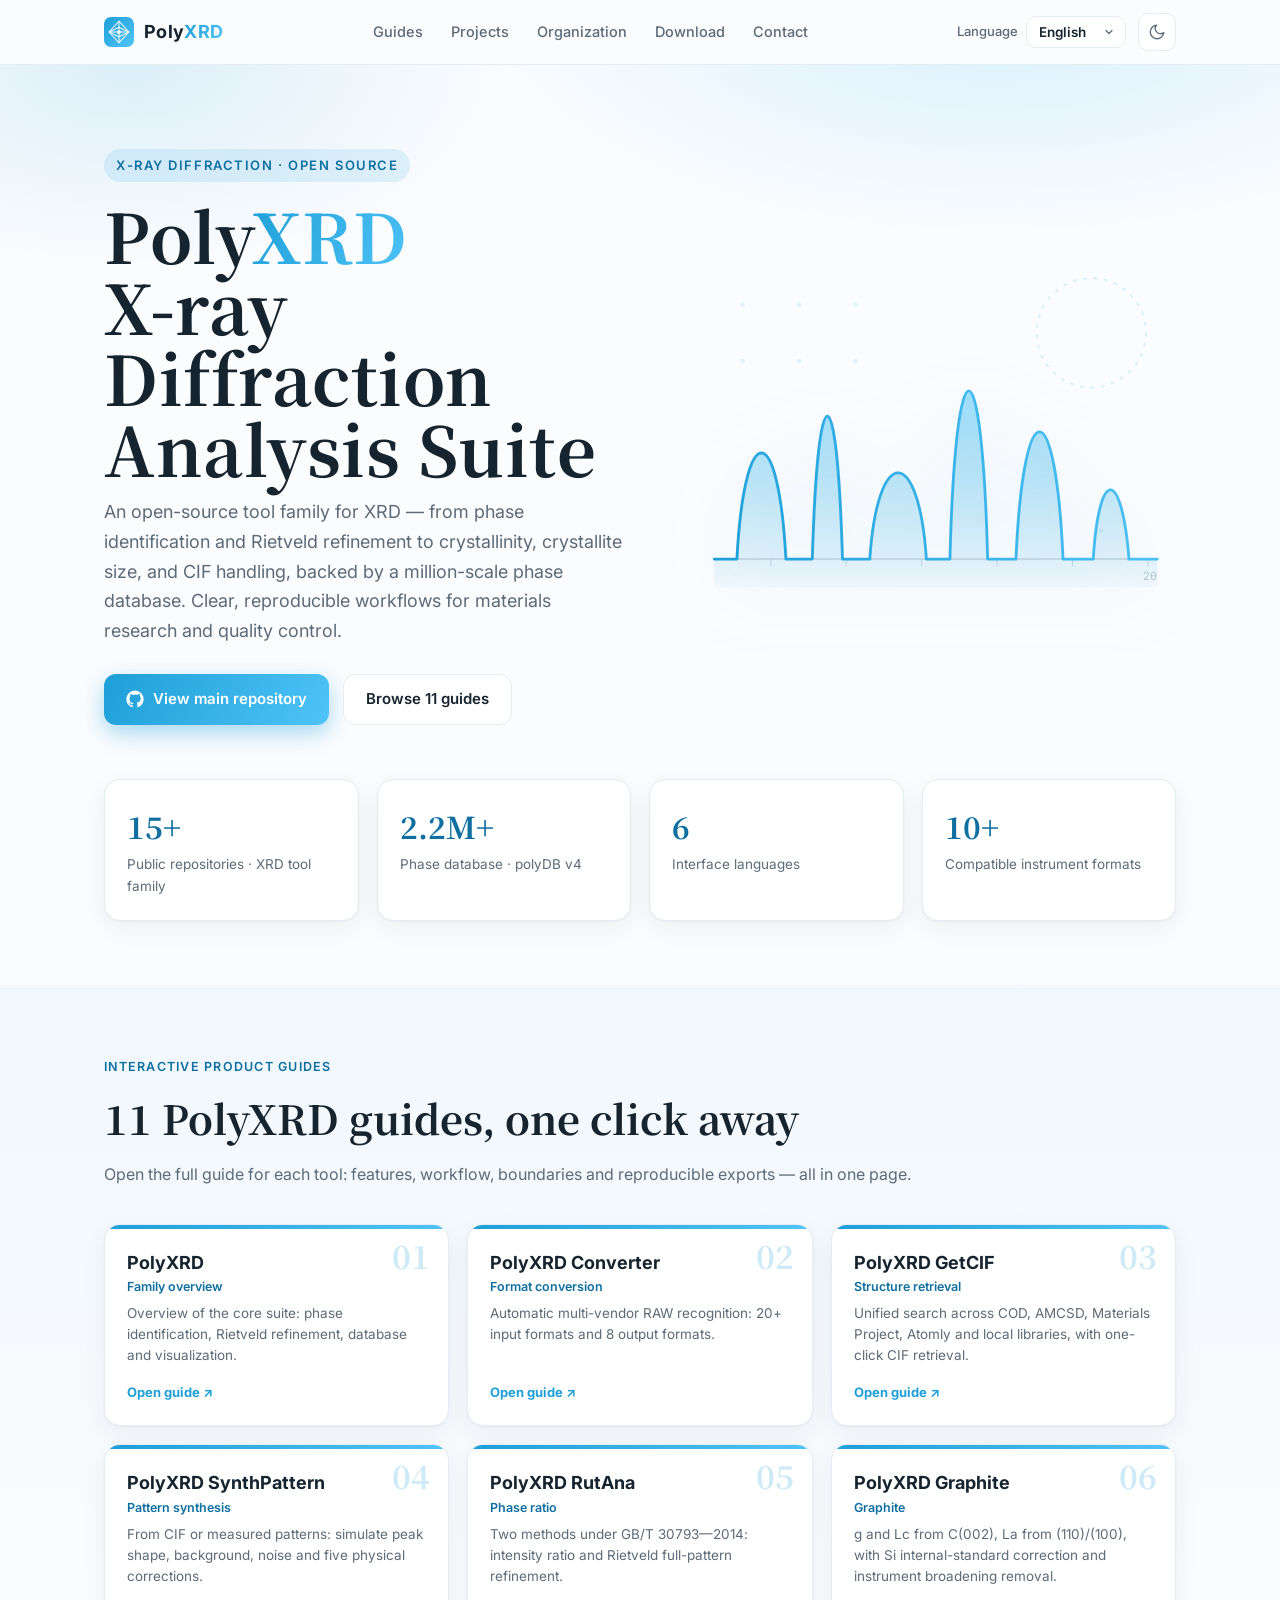
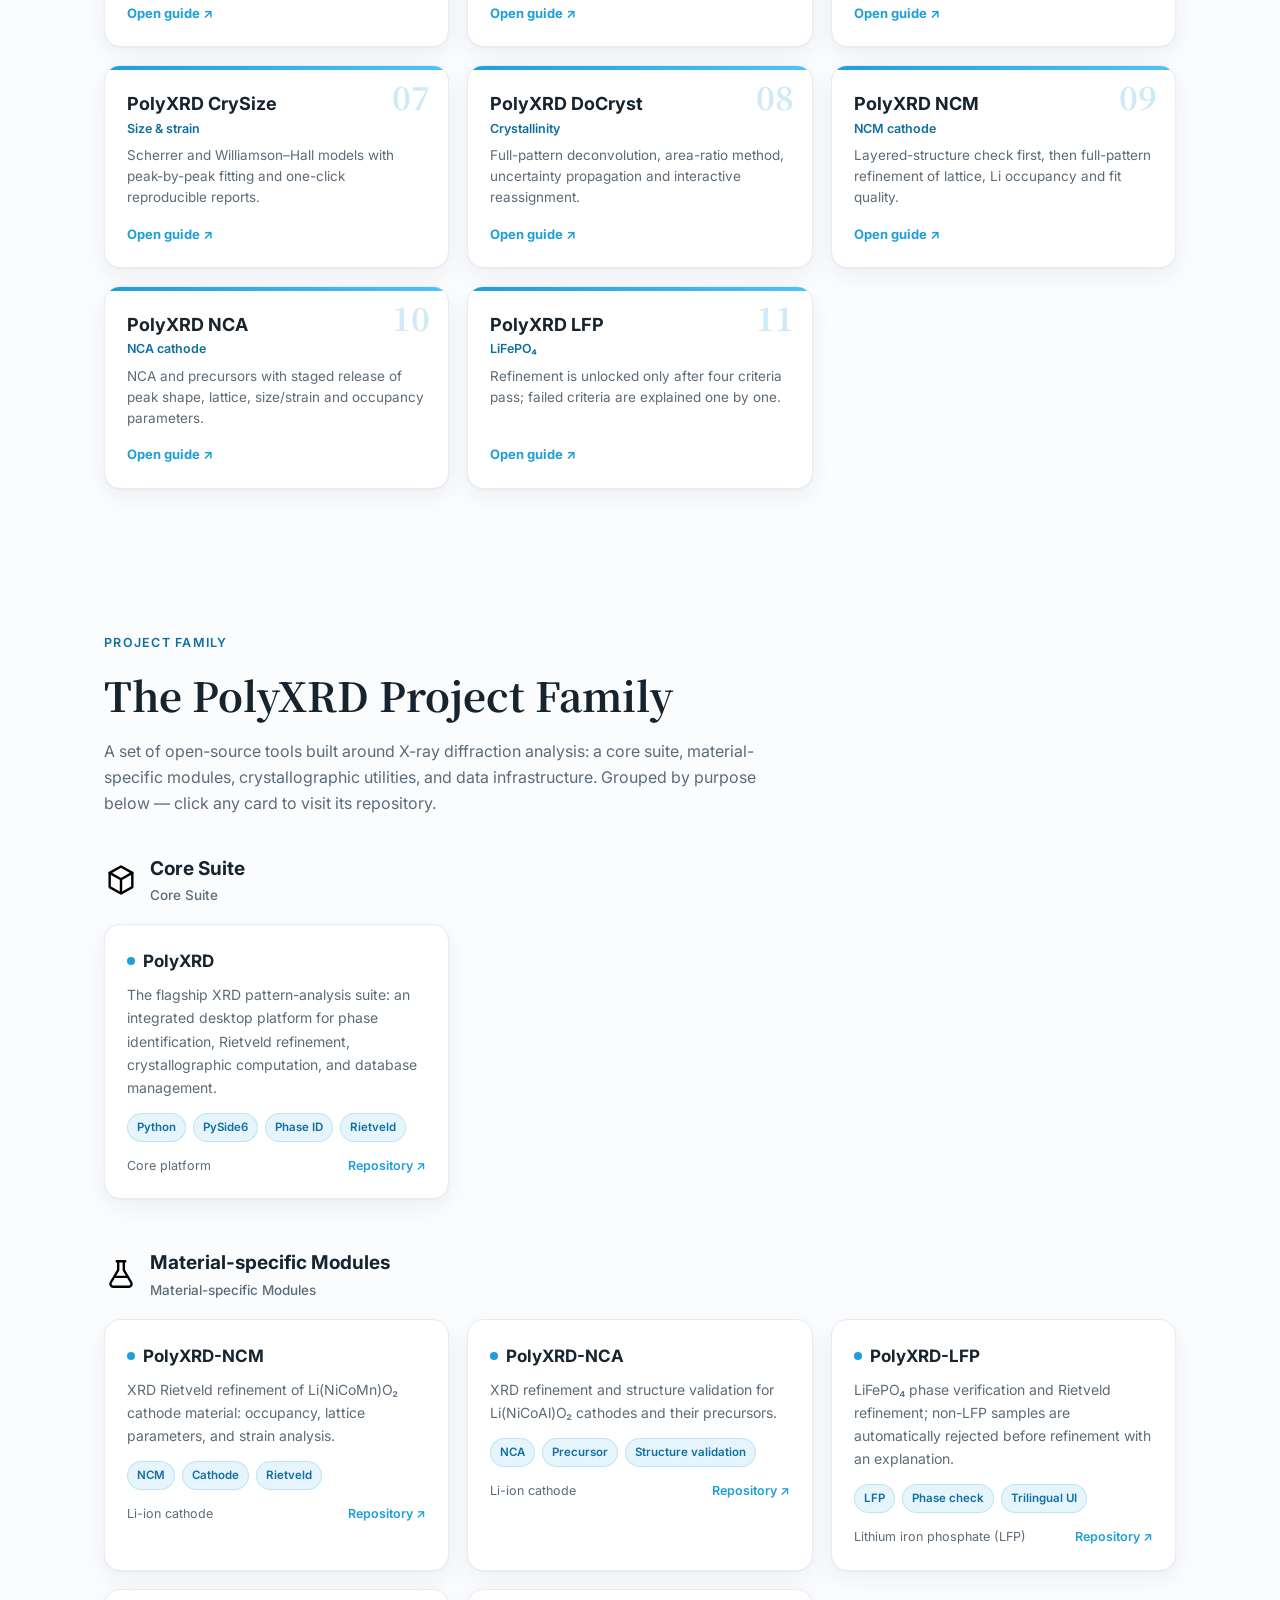
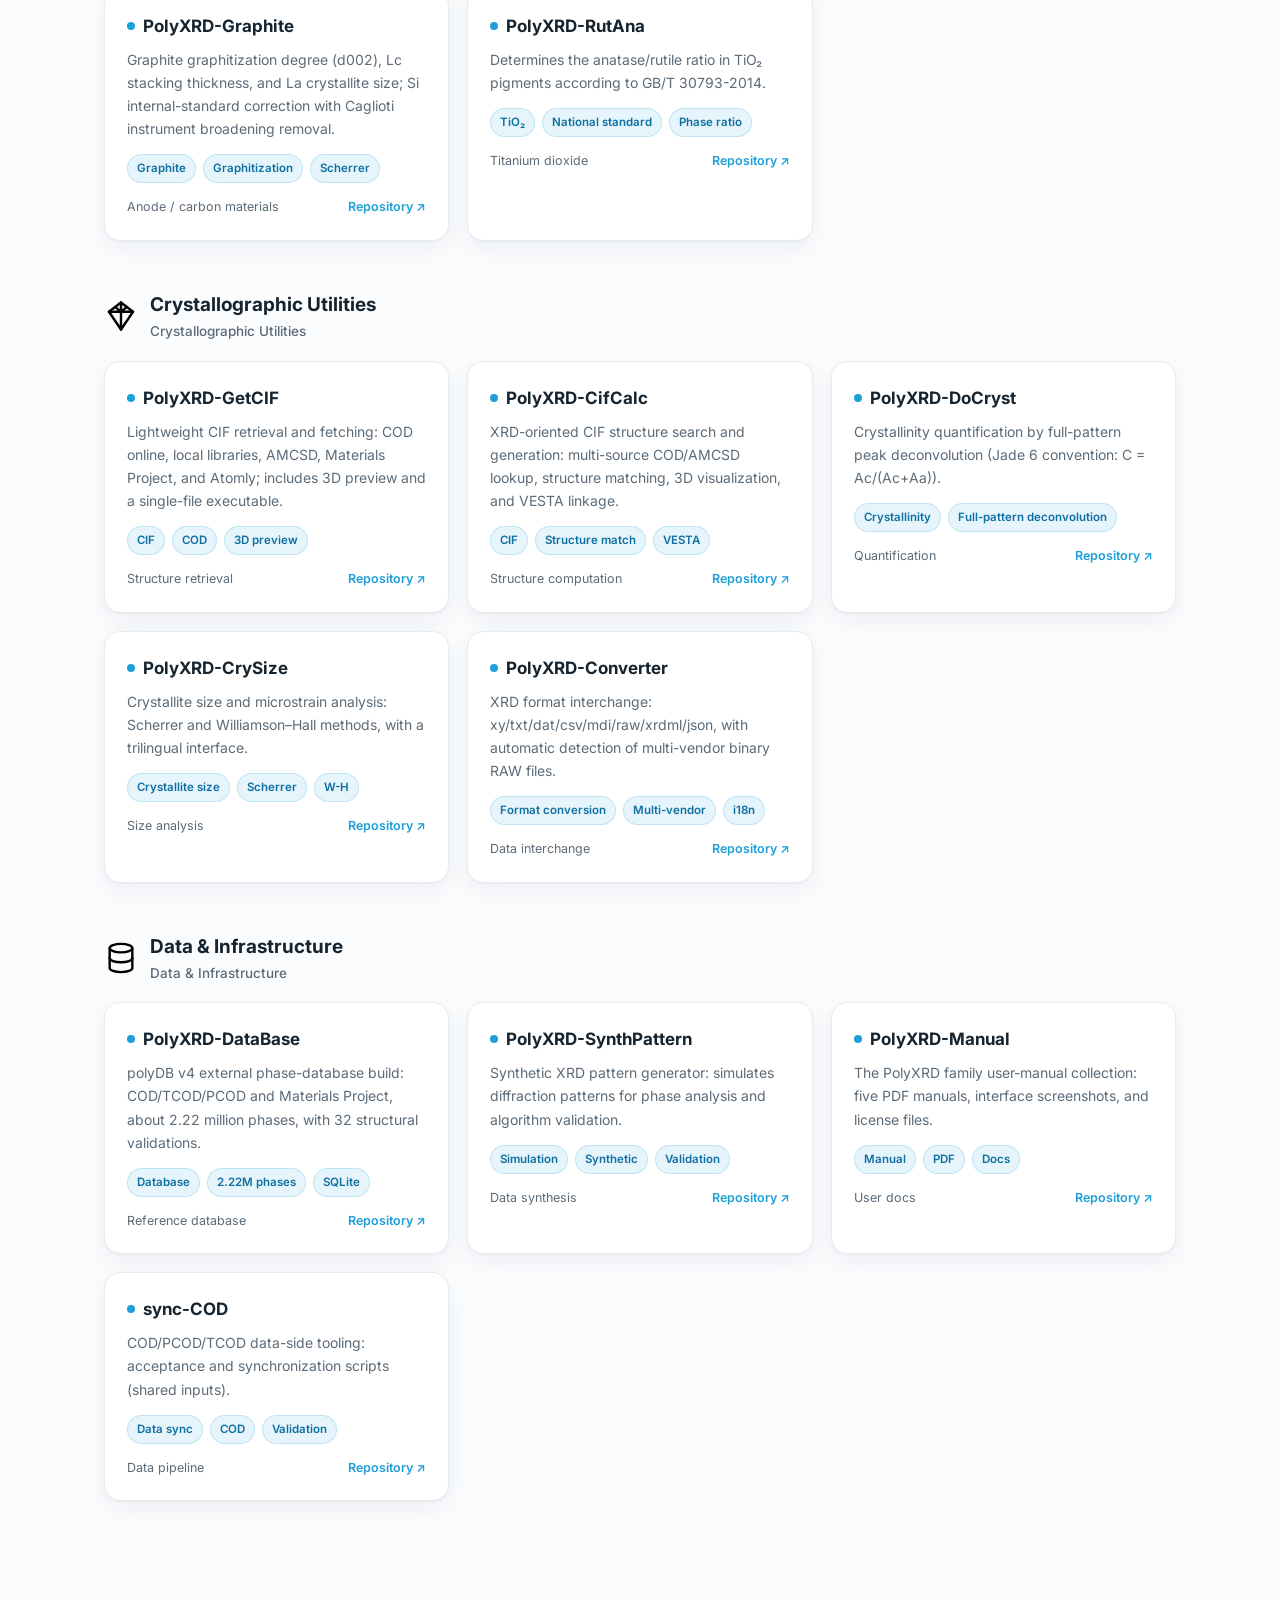
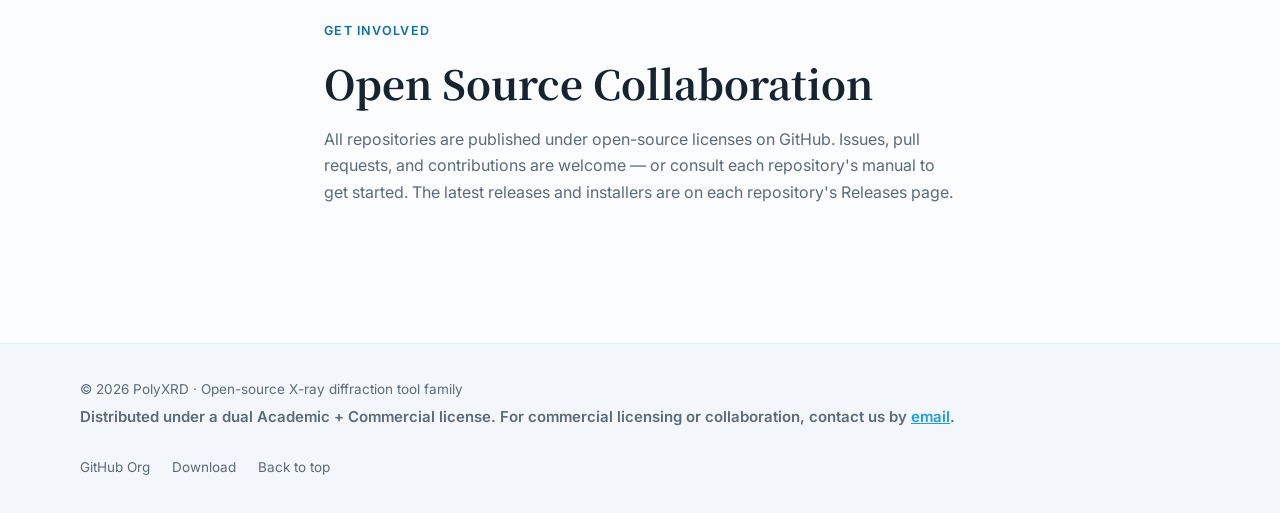
<file: index.html>
<!DOCTYPE html>
<html lang="en">
<head>
<meta charset="utf-8">
<meta name="viewport" content="width=device-width, initial-scale=1">
<title data-i18n="meta_title">PolyXRD — X-ray Diffraction Analysis Suite</title>
<meta name="description" data-i18n-attr="content:meta_desc" content="PolyXRD is an open-source family of tools for X-ray diffraction (XRD): phase identification, Rietveld refinement, crystallinity, crystallite size, and CIF handling, backed by a million-scale phase database.">
<link rel="icon" href="assets/img/logo.svg">
<link rel="preconnect" href="https://fonts.googleapis.com">
<link rel="preconnect" href="https://fonts.gstatic.com" crossorigin>
<link href="https://fonts.googleapis.com/css2?family=Inter:wght@400;500;600;700&family=Noto+Serif+SC:wght@600;700&family=Noto+Sans+SC:wght@400;500;700&family=Noto+Sans+JP:wght@400;500;700&family=Noto+Sans+Arabic:wght@400;500;700&display=swap" rel="stylesheet">
<link rel="stylesheet" href="assets/css/style.css">
</head>
<body>
<header class="site-header">
  <div class="wrap nav">
    <a class="brand" href="#top">
      <img src="assets/img/logo.svg" alt="PolyXRD logo">
      <span>Poly<b>XRD</b></span>
    </a>
    <nav class="nav-links">
      <a href="#guides" data-i18n="nav_guides">产品指南 / Guides</a>
      <a href="#projects" data-i18n="nav_projects">Projects</a>
      <a href="https://github.com/PolyXRD" target="_blank" rel="noopener" data-i18n="nav_org">Organization</a>
      <a href="https://github.com/PolyXRD/PolyXRD/releases" target="_blank" rel="noopener" data-i18n="nav_download">Download</a>
      <a href="#contact" data-i18n="nav_contact">Contact</a>
    </nav>
    <div class="header-tools">
      <label class="lang-switch">
        <span class="lang-label" data-i18n="lang_label">Language</span>
        <select id="langSelect" aria-label="Language">
          <option value="en">English</option>
          <option value="zh">中文</option>
          <option value="ja">日本語</option>
          <option value="de">Deutsch</option>
          <option value="fr">Français</option>
          <option value="ar">العربية</option>
        </select>
      </label>
      <button class="theme-btn" id="themeToggle" aria-label="Toggle theme">
        <svg id="iconMoon" viewBox="0 0 24 24" fill="none" stroke="currentColor" stroke-width="1.8" stroke-linecap="round" stroke-linejoin="round"><path d="M21 12.8A9 9 0 1 1 11.2 3a7 7 0 0 0 9.8 9.8z"/></svg>
      </button>
    </div>
  </div>
</header>

<main id="top">
  <section class="hero">
    <div class="wrap hero-grid">
      <div class="hero-text reveal">
        <span class="eyebrow" data-i18n="hero_eyebrow">X-Ray Diffraction · Open Source</span>
        <h1 data-i18n-html="hero_title">Poly<b class="accent">XRD</b><br>X-ray Diffraction Analysis Suite</h1>
        <p class="lead" data-i18n="hero_lead">An open-source tool family for XRD — from phase identification and Rietveld refinement to crystallinity, crystallite size, and CIF handling, backed by a million-scale phase database. Clear, reproducible workflows for materials research and quality control.</p>
        <div class="hero-actions">
          <a class="btn btn-primary" href="https://github.com/PolyXRD/PolyXRD" target="_blank" rel="noopener">
            <svg viewBox="0 0 24 24" width="18" height="18" fill="currentColor"><path d="M12 .5A11.5 11.5 0 0 0 .5 12 11.5 11.5 0 0 0 8.4 23c.6.1.8-.3.8-.6v-2c-3.2.7-3.9-1.4-3.9-1.4-.5-1.3-1.3-1.7-1.3-1.7-1-.7.1-.7.1-.7 1.2.1 1.8 1.2 1.8 1.2 1 1.8 2.7 1.3 3.4 1 .1-.8.4-1.3.7-1.6-2.6-.3-5.3-1.3-5.3-5.7 0-1.3.5-2.3 1.2-3.1-.1-.3-.5-1.5.1-3.1 0 0 1-.3 3.3 1.2a11.5 11.5 0 0 1 6 0C17.3 4.6 18.3 4.9 18.3 4.9c.6 1.6.2 2.8.1 3.1.8.8 1.2 1.8 1.2 3.1 0 4.4-2.7 5.4-5.3 5.7.4.4.8 1.1.8 2.2v3.3c0 .3.2.7.8.6A11.5 11.5 0 0 0 23.5 12 11.5 11.5 0 0 0 12 .5z"/></svg>
            <span data-i18n="btn_main">View main repository</span>
          </a>
          <a class="btn btn-ghost" href="#guides" data-i18n="btn_guides">浏览 11 个产品指南 / Browse 11 guides</a>
        </div>
      </div>
      <div class="hero-art reveal">
        <svg viewBox="0 0 520 400" xmlns="http://www.w3.org/2000/svg" role="img" aria-label="XRD diffraction pattern">
          <defs>
            <linearGradient id="area" x1="0" y1="0" x2="0" y2="1">
              <stop offset="0" stop-color="#4FC3F7" stop-opacity=".55"/>
              <stop offset="1" stop-color="#1E9FD8" stop-opacity=".04"/>
            </linearGradient>
            <linearGradient id="stroke" x1="0" y1="0" x2="1" y2="0">
              <stop offset="0" stop-color="#1E9FD8"/>
              <stop offset="1" stop-color="#4FC3F7"/>
            </linearGradient>
          </defs>
          <!-- faint lattice dots -->
          <g fill="#1E9FD8" opacity=".10">
            <circle cx="60" cy="60" r="2.5"/><circle cx="120" cy="60" r="2.5"/><circle cx="180" cy="60" r="2.5"/>
            <circle cx="60" cy="120" r="2.5"/><circle cx="120" cy="120" r="2.5"/><circle cx="180" cy="120" r="2.5"/>
            <circle cx="440" cy="300" r="2.5"/><circle cx="470" cy="330" r="2.5"/><circle cx="410" cy="330" r="2.5"/>
          </g>
          <!-- diffraction ring -->
          <circle cx="430" cy="90" r="58" fill="none" stroke="#4FC3F7" stroke-opacity=".22" stroke-width="2" stroke-dasharray="4 7"/>
          <!-- axis -->
          <line x1="30" y1="330" x2="500" y2="330" stroke="#9FB0BD" stroke-opacity=".5" stroke-width="1.5"/>
          <g stroke="#9FB0BD" stroke-opacity=".4" stroke-width="1.2">
            <line x1="90" y1="330" x2="90" y2="338"/><line x1="170" y1="330" x2="170" y2="338"/>
            <line x1="250" y1="330" x2="250" y2="338"/><line x1="330" y1="330" x2="330" y2="338"/>
            <line x1="410" y1="330" x2="410" y2="338"/><line x1="490" y1="330" x2="490" y2="338"/>
          </g>
          <text x="500" y="352" text-anchor="end" font-family="Inter,sans-serif" font-size="12" fill="#9FB0BD" opacity=".7">2θ</text>
          <!-- diffraction pattern -->
          <path d="M30,330 L54,330 C62,180 98,180 106,330 L134,330 C140,128 160,128 166,330 L195,330 C203,208 247,208 255,330 L280,330 C286,92 314,92 320,330 L350,330 C358,150 392,150 400,330 L432,330 C438,232 462,232 470,330 L500,330"
                fill="none" stroke="url(#stroke)" stroke-width="3" stroke-linecap="round" stroke-linejoin="round"/>
          <path d="M30,330 L54,330 C62,180 98,180 106,330 L134,330 C140,128 160,128 166,330 L195,330 C203,208 247,208 255,330 L280,330 C286,92 314,92 320,330 L350,330 C358,150 392,150 400,330 L432,330 C438,232 462,232 470,330 L500,330 L500,360 L30,360 Z"
                fill="url(#area)" stroke="none"/>
        </svg>
      </div>
    </div>

    <div class="wrap stats reveal">
      <div class="stat"><div class="num">15+</div><div class="lbl" data-i18n="stat_repos_lbl">Public repositories · XRD tool family</div></div>
      <div class="stat"><div class="num">2.2M+</div><div class="lbl" data-i18n="stat_db_lbl">Phase database · polyDB v4</div></div>
      <div class="stat"><div class="num">6</div><div class="lbl" data-i18n="stat_langs_lbl">Interface languages</div></div>
      <div class="stat"><div class="num">10+</div><div class="lbl" data-i18n="stat_inst_lbl">Compatible instrument formats</div></div>
    </div>
  </section>

  <section class="block guides" id="guides">
    <div class="wrap">
      <div class="section-head reveal">
        <div class="kicker" data-i18n="guides_kicker">交互式产品指南</div>
        <h2 data-i18n="guides_title">11 个 PolyXRD 产品指南，一页直达</h2>
        <p data-i18n="guides_desc">点击任意卡片，打开对应工具的完整介绍网页：功能、流程、适用边界与可复核的结果导出，一页看明白。</p>
      </div>
      <div class="guide-grid reveal">
        <a class="guide-card" href="PolyXRD-intro.html">
          <span class="guide-no">01</span>
          <h3>PolyXRD<small data-i18n="g01_sub">工具家族总览 · Family overview</small></h3>
          <p data-i18n="g01_desc">核心套件的完整介绍：物相检索、Rietveld 精修、数据库与可视化。</p>
          <span class="guide-cta" data-i18n="guide_cta">打开指南 ↗</span>
        </a>
        <a class="guide-card" href="PolyXRD-Converter-intro.html">
          <span class="guide-no">02</span>
          <h3>PolyXRD Converter<small data-i18n="g02_sub">谱图格式转换 · Format conversion</small></h3>
          <p data-i18n="g02_desc">多厂商 RAW 自动识别，20+ 种格式读入、8 种格式写出。</p>
          <span class="guide-cta" data-i18n="guide_cta">打开指南 ↗</span>
        </a>
        <a class="guide-card" href="PolyXRD-GetCIF-intro.html">
          <span class="guide-no">03</span>
          <h3>PolyXRD GetCIF<small data-i18n="g03_sub">结构与 CIF 获取 · Structure retrieval</small></h3>
          <p data-i18n="g03_desc">COD / AMCSD / Materials Project / Atomly 与本地库统一检索，一键取回 CIF 原文。</p>
          <span class="guide-cta" data-i18n="guide_cta">打开指南 ↗</span>
        </a>
        <a class="guide-card" href="PolyXRD-SynthPattern-intro.html">
          <span class="guide-no">04</span>
          <h3>PolyXRD SynthPattern<small data-i18n="g04_sub">可信模拟谱合成 · Pattern synthesis</small></h3>
          <p data-i18n="g04_desc">从 CIF 或实测谱出发，模拟峰形、背底、噪音与五项物理修正。</p>
          <span class="guide-cta" data-i18n="guide_cta">打开指南 ↗</span>
        </a>
        <a class="guide-card" href="PolyXRD-Rutana-intro.html">
          <span class="guide-no">05</span>
          <h3>PolyXRD RutAna<small data-i18n="g05_sub">锐钛 / 金红石比率 · Phase ratio</small></h3>
          <p data-i18n="g05_desc">GB/T 30793—2014 双法测定：强度比值法与 Rietveld 全谱拟合。</p>
          <span class="guide-cta" data-i18n="guide_cta">打开指南 ↗</span>
        </a>
        <a class="guide-card" href="PolyXRD-Graphite-intro.html">
          <span class="guide-no">06</span>
          <h3>PolyXRD Graphite<small data-i18n="g06_sub">石墨化度与微晶尺寸 · Graphite</small></h3>
          <p data-i18n="g06_desc">C(002) 给出 g 与 Lc，(110)/(100) 给出 La，含 Si 内标校正与仪器宽化扣除。</p>
          <span class="guide-cta" data-i18n="guide_cta">打开指南 ↗</span>
        </a>
        <a class="guide-card" href="PolyXRD-CrySize-intro.html">
          <span class="guide-no">07</span>
          <h3>PolyXRD CrySize<small data-i18n="g07_sub">晶粒尺寸与微应变 · Size &amp; strain</small></h3>
          <p data-i18n="g07_desc">谢乐法与 Williamson–Hall 多模型，逐峰拟合后一键出可复核报告。</p>
          <span class="guide-cta" data-i18n="guide_cta">打开指南 ↗</span>
        </a>
        <a class="guide-card" href="PolyXRD-DoCryst-intro.html">
          <span class="guide-no">08</span>
          <h3>PolyXRD DoCryst<small data-i18n="g08_sub">结晶度分峰定量 · Crystallinity</small></h3>
          <p data-i18n="g08_desc">全谱分峰、面积比法、不确定度传播与可交互式改判。</p>
          <span class="guide-cta" data-i18n="guide_cta">打开指南 ↗</span>
        </a>
        <a class="guide-card" href="PolyXRD-NCM-intro.html">
          <span class="guide-no">09</span>
          <h3>PolyXRD NCM<small data-i18n="g09_sub">NCM 三元正极 · Cathode</small></h3>
          <p data-i18n="g09_desc">先判定层状结构，再做全谱精修，输出晶胞、Li 占位与拟合优度。</p>
          <span class="guide-cta" data-i18n="guide_cta">打开指南 ↗</span>
        </a>
        <a class="guide-card" href="PolyXRD-NCA-intro.html">
          <span class="guide-no">10</span>
          <h3>PolyXRD NCA<small data-i18n="g10_sub">NCA 三元正极 · Cathode</small></h3>
          <p data-i18n="g10_desc">NCA 及前驱体：分段放开峰形、晶胞、尺寸应变与占位参数。</p>
          <span class="guide-cta" data-i18n="guide_cta">打开指南 ↗</span>
        </a>
        <a class="guide-card" href="PolyXRD-LFP-intro.html">
          <span class="guide-no">11</span>
          <h3>PolyXRD LFP<small data-i18n="g11_sub">磷酸铁锂 · LiFePO₄</small></h3>
          <p data-i18n="g11_desc">四条判据全部通过才放行精修，未通过时逐条说明原因。</p>
          <span class="guide-cta" data-i18n="guide_cta">打开指南 ↗</span>
        </a>
      </div>
    </div>
  </section>

  <section class="block" id="projects">
    <div class="wrap">
      <div class="section-head reveal">
        <div class="kicker" data-i18n="projects_kicker">Project Family</div>
        <h2 data-i18n="projects_title">The PolyXRD Project Family</h2>
        <p data-i18n="projects_desc">A set of open-source tools built around X-ray diffraction analysis: a core suite, material-specific modules, crystallographic utilities, and data infrastructure. Grouped by purpose below — click any card to visit its repository.</p>
      </div>

      <!-- Core -->
      <div class="group reveal">
        <div class="group-title">
          <img class="ic" src="assets/img/icon-core.svg" alt="">
          <div><h3 data-i18n="core_title">Core Suite</h3><div class="sub">Core Suite</div></div>
        </div>
        <div class="cards">
          <div class="card">
            <h4><span class="dot"></span>PolyXRD</h4>
            <p data-i18n="c_polyxrd">The flagship XRD pattern-analysis suite: an integrated desktop platform for phase identification, Rietveld refinement, crystallographic computation, and database management.</p>
            <div class="chips"><span class="chip">Python</span><span class="chip">PySide6</span><span class="chip" data-i18n="chip_phaseid">Phase ID</span><span class="chip">Rietveld</span></div>
            <div class="meta"><span data-i18n="m_core">Core platform</span><a href="https://github.com/PolyXRD/PolyXRD" target="_blank" rel="noopener" data-i18n="repo_link">Repository ↗</a></div>
          </div>
        </div>
      </div>

      <!-- Material modules -->
      <div class="group reveal">
        <div class="group-title">
          <img class="ic" src="assets/img/icon-material.svg" alt="">
          <div><h3 data-i18n="material_title">Material-specific Modules</h3><div class="sub">Material-specific Modules</div></div>
        </div>
        <div class="cards">
          <div class="card">
            <h4><span class="dot"></span>PolyXRD-NCM</h4>
            <p data-i18n="c_ncm">XRD Rietveld refinement of Li(NiCoMn)O₂ cathode material: occupancy, lattice parameters, and strain analysis.</p>
            <div class="chips"><span class="chip">NCM</span><span class="chip" data-i18n="chip_cathode">Cathode</span><span class="chip">Rietveld</span></div>
            <div class="meta"><span data-i18n="m_licath">Li-ion cathode</span><a href="https://github.com/PolyXRD/PolyXRD-NCM" target="_blank" rel="noopener" data-i18n="repo_link">Repository ↗</a></div>
          </div>
          <div class="card">
            <h4><span class="dot"></span>PolyXRD-NCA</h4>
            <p data-i18n="c_nca">XRD refinement and structure validation for Li(NiCoAl)O₂ cathodes and their precursors.</p>
            <div class="chips"><span class="chip">NCA</span><span class="chip" data-i18n="chip_precursor">Precursor</span><span class="chip" data-i18n="chip_structval">Structure validation</span></div>
            <div class="meta"><span data-i18n="m_licath">Li-ion cathode</span><a href="https://github.com/PolyXRD/PolyXRD-NCA" target="_blank" rel="noopener" data-i18n="repo_link">Repository ↗</a></div>
          </div>
          <div class="card">
            <h4><span class="dot"></span>PolyXRD-LFP</h4>
            <p data-i18n="c_lfp">LiFePO₄ phase verification and Rietveld refinement; non-LFP samples are automatically rejected before refinement with an explanation.</p>
            <div class="chips"><span class="chip">LFP</span><span class="chip" data-i18n="chip_phasecheck">Phase check</span><span class="chip" data-i18n="chip_trilang">Trilingual UI</span></div>
            <div class="meta"><span data-i18n="m_lfp">Lithium iron phosphate (LFP)</span><a href="https://github.com/PolyXRD/PolyXRD-LFP" target="_blank" rel="noopener" data-i18n="repo_link">Repository ↗</a></div>
          </div>
          <div class="card">
            <h4><span class="dot"></span>PolyXRD-Graphite</h4>
            <p data-i18n="c_graphite">Graphite graphitization degree (d002), Lc stacking thickness, and La crystallite size; Si internal-standard correction with Caglioti instrument broadening removal.</p>
            <div class="chips"><span class="chip" data-i18n="chip_graphite">Graphite</span><span class="chip" data-i18n="chip_graphitization">Graphitization</span><span class="chip">Scherrer</span></div>
            <div class="meta"><span data-i18n="m_anode">Anode / carbon materials</span><a href="https://github.com/PolyXRD/PolyXRD-Graphite" target="_blank" rel="noopener" data-i18n="repo_link">Repository ↗</a></div>
          </div>
          <div class="card">
            <h4><span class="dot"></span>PolyXRD-RutAna</h4>
            <p data-i18n="c_rutana">Determines the anatase/rutile ratio in TiO₂ pigments according to GB/T 30793-2014.</p>
            <div class="chips"><span class="chip">TiO₂</span><span class="chip" data-i18n="chip_nationalstd">National standard</span><span class="chip" data-i18n="chip_phaseratio">Phase ratio</span></div>
            <div class="meta"><span data-i18n="m_tio2">Titanium dioxide</span><a href="https://github.com/PolyXRD/PolyXRD-RutAna" target="_blank" rel="noopener" data-i18n="repo_link">Repository ↗</a></div>
          </div>
        </div>
      </div>

      <!-- Crystallographic utilities -->
      <div class="group reveal">
        <div class="group-title">
          <img class="ic" src="assets/img/icon-crystal.svg" alt="">
          <div><h3 data-i18n="crystal_title">Crystallographic Utilities</h3><div class="sub">Crystallographic Utilities</div></div>
        </div>
        <div class="cards">
          <div class="card">
            <h4><span class="dot"></span>PolyXRD-GetCIF</h4>
            <p data-i18n="c_getcif">Lightweight CIF retrieval and fetching: COD online, local libraries, AMCSD, Materials Project, and Atomly; includes 3D preview and a single-file executable.</p>
            <div class="chips"><span class="chip">CIF</span><span class="chip">COD</span><span class="chip" data-i18n="chip_3dpreview">3D preview</span></div>
            <div class="meta"><span data-i18n="m_structget">Structure retrieval</span><a href="https://github.com/PolyXRD/PolyXRD-GetCIF" target="_blank" rel="noopener" data-i18n="repo_link">Repository ↗</a></div>
          </div>
          <div class="card">
            <h4><span class="dot"></span>PolyXRD-CifCalc</h4>
            <p data-i18n="c_cifcalc">XRD-oriented CIF structure search and generation: multi-source COD/AMCSD lookup, structure matching, 3D visualization, and VESTA linkage.</p>
            <div class="chips"><span class="chip">CIF</span><span class="chip" data-i18n="chip_structmatch">Structure match</span><span class="chip">VESTA</span></div>
            <div class="meta"><span data-i18n="m_structcalc">Structure computation</span><a href="https://github.com/PolyXRD/PolyXRD-CifCalc" target="_blank" rel="noopener" data-i18n="repo_link">Repository ↗</a></div>
          </div>
          <div class="card">
            <h4><span class="dot"></span>PolyXRD-DoCryst</h4>
            <p data-i18n="c_docryst">Crystallinity quantification by full-pattern peak deconvolution (Jade 6 convention: C = Ac/(Ac+Aa)).</p>
            <div class="chips"><span class="chip" data-i18n="chip_crystallinity">Crystallinity</span><span class="chip" data-i18n="chip_fullpatt">Full-pattern deconvolution</span></div>
            <div class="meta"><span data-i18n="m_quant">Quantification</span><a href="https://github.com/PolyXRD/PolyXRD-DoCryst" target="_blank" rel="noopener" data-i18n="repo_link">Repository ↗</a></div>
          </div>
          <div class="card">
            <h4><span class="dot"></span>PolyXRD-CrySize</h4>
            <p data-i18n="c_crysize">Crystallite size and microstrain analysis: Scherrer and Williamson–Hall methods, with a trilingual interface.</p>
            <div class="chips"><span class="chip" data-i18n="chip_crystalsize">Crystallite size</span><span class="chip">Scherrer</span><span class="chip">W-H</span></div>
            <div class="meta"><span data-i18n="m_size">Size analysis</span><a href="https://github.com/PolyXRD/PolyXRD-CrySize" target="_blank" rel="noopener" data-i18n="repo_link">Repository ↗</a></div>
          </div>
          <div class="card">
            <h4><span class="dot"></span>PolyXRD-Converter</h4>
            <p data-i18n="c_converter">XRD format interchange: xy/txt/dat/csv/mdi/raw/xrdml/json, with automatic detection of multi-vendor binary RAW files.</p>
            <div class="chips"><span class="chip" data-i18n="chip_formatconv">Format conversion</span><span class="chip" data-i18n="chip_multivendor">Multi-vendor</span><span class="chip">i18n</span></div>
            <div class="meta"><span data-i18n="m_interchange">Data interchange</span><a href="https://github.com/PolyXRD/PolyXRD-Converter" target="_blank" rel="noopener" data-i18n="repo_link">Repository ↗</a></div>
          </div>
        </div>
      </div>

      <!-- Data & infrastructure -->
      <div class="group reveal">
        <div class="group-title">
          <img class="ic" src="assets/img/icon-data.svg" alt="">
          <div><h3 data-i18n="data_title">Data &amp; Infrastructure</h3><div class="sub">Data &amp; Infrastructure</div></div>
        </div>
        <div class="cards">
          <div class="card">
            <h4><span class="dot"></span>PolyXRD-DataBase</h4>
            <p data-i18n="c_database">polyDB v4 external phase-database build: COD/TCOD/PCOD and Materials Project, about 2.22 million phases, with 32 structural validations.</p>
            <div class="chips"><span class="chip" data-i18n="chip_database">Database</span><span class="chip" data-i18n="chip_2_22m">2.22M phases</span><span class="chip">SQLite</span></div>
            <div class="meta"><span data-i18n="m_refdb">Reference database</span><a href="https://github.com/PolyXRD/PolyXRD-DataBase" target="_blank" rel="noopener" data-i18n="repo_link">Repository ↗</a></div>
          </div>
          <div class="card">
            <h4><span class="dot"></span>PolyXRD-SynthPattern</h4>
            <p data-i18n="c_synthpattern">Synthetic XRD pattern generator: simulates diffraction patterns for phase analysis and algorithm validation.</p>
            <div class="chips"><span class="chip" data-i18n="chip_simulation">Simulation</span><span class="chip" data-i18n="chip_synthetic">Synthetic</span><span class="chip" data-i18n="chip_validation">Validation</span></div>
            <div class="meta"><span data-i18n="m_synthesis">Data synthesis</span><a href="https://github.com/PolyXRD/PolyXRD-SynthPattern" target="_blank" rel="noopener" data-i18n="repo_link">Repository ↗</a></div>
          </div>
          <div class="card">
            <h4><span class="dot"></span>PolyXRD-Manual</h4>
            <p data-i18n="c_manual">The PolyXRD family user-manual collection: five PDF manuals, interface screenshots, and license files.</p>
            <div class="chips"><span class="chip" data-i18n="chip_manual">Manual</span><span class="chip">PDF</span><span class="chip" data-i18n="chip_docs">Docs</span></div>
            <div class="meta"><span data-i18n="m_userdocs">User docs</span><a href="https://github.com/PolyXRD/PolyXRD-Manual" target="_blank" rel="noopener" data-i18n="repo_link">Repository ↗</a></div>
          </div>
          <div class="card">
            <h4><span class="dot"></span>sync-COD</h4>
            <p data-i18n="c_synccod">COD/PCOD/TCOD data-side tooling: acceptance and synchronization scripts (shared inputs).</p>
            <div class="chips"><span class="chip" data-i18n="chip_datasync">Data sync</span><span class="chip">COD</span><span class="chip" data-i18n="chip_check">Validation</span></div>
            <div class="meta"><span data-i18n="m_pipeline">Data pipeline</span><a href="https://github.com/PolyXRD/sync-COD" target="_blank" rel="noopener" data-i18n="repo_link">Repository ↗</a></div>
          </div>
        </div>
      </div>
    </div>
  </section>

  <section class="block" id="contact" style="padding-top:0">
    <div class="wrap section-head reveal">
      <div class="kicker" data-i18n="contact_kicker">Get Involved</div>
      <h2 data-i18n="contact_title">Open Source Collaboration</h2>
      <p data-i18n="contact_desc">All repositories are published under open-source licenses on GitHub. Issues, pull requests, and contributions are welcome — or consult each repository's manual to get started. The latest releases and installers are on each repository's Releases page.</p>
    </div>
  </section>
</main>

<footer class="site-footer">
  <div class="wrap foot">
    <div class="foot-left">
      <div class="copy">© <span id="year"></span> <span data-i18n="footer_copy">PolyXRD · Open-source X-ray diffraction tool family</span></div>
      <div class="license" data-i18n-html="footer_license">Distributed under a dual Academic + Commercial license. For commercial licensing or collaboration, contact us by <a href="mailto:sshztx@outlook.com">email</a>.</div>
    </div>
    <div class="foot-links">
      <a href="https://github.com/PolyXRD" target="_blank" rel="noopener" data-i18n="footer_org">GitHub Org</a>
      <a href="https://github.com/PolyXRD/PolyXRD/releases" target="_blank" rel="noopener" data-i18n="footer_download">Download</a>
      <a href="#top" data-i18n="footer_top">Back to top</a>
    </div>
  </div>
</footer>

<script src="assets/js/i18n.js"></script>
<script src="assets/js/main.js"></script>
</body>
</html>
</file>
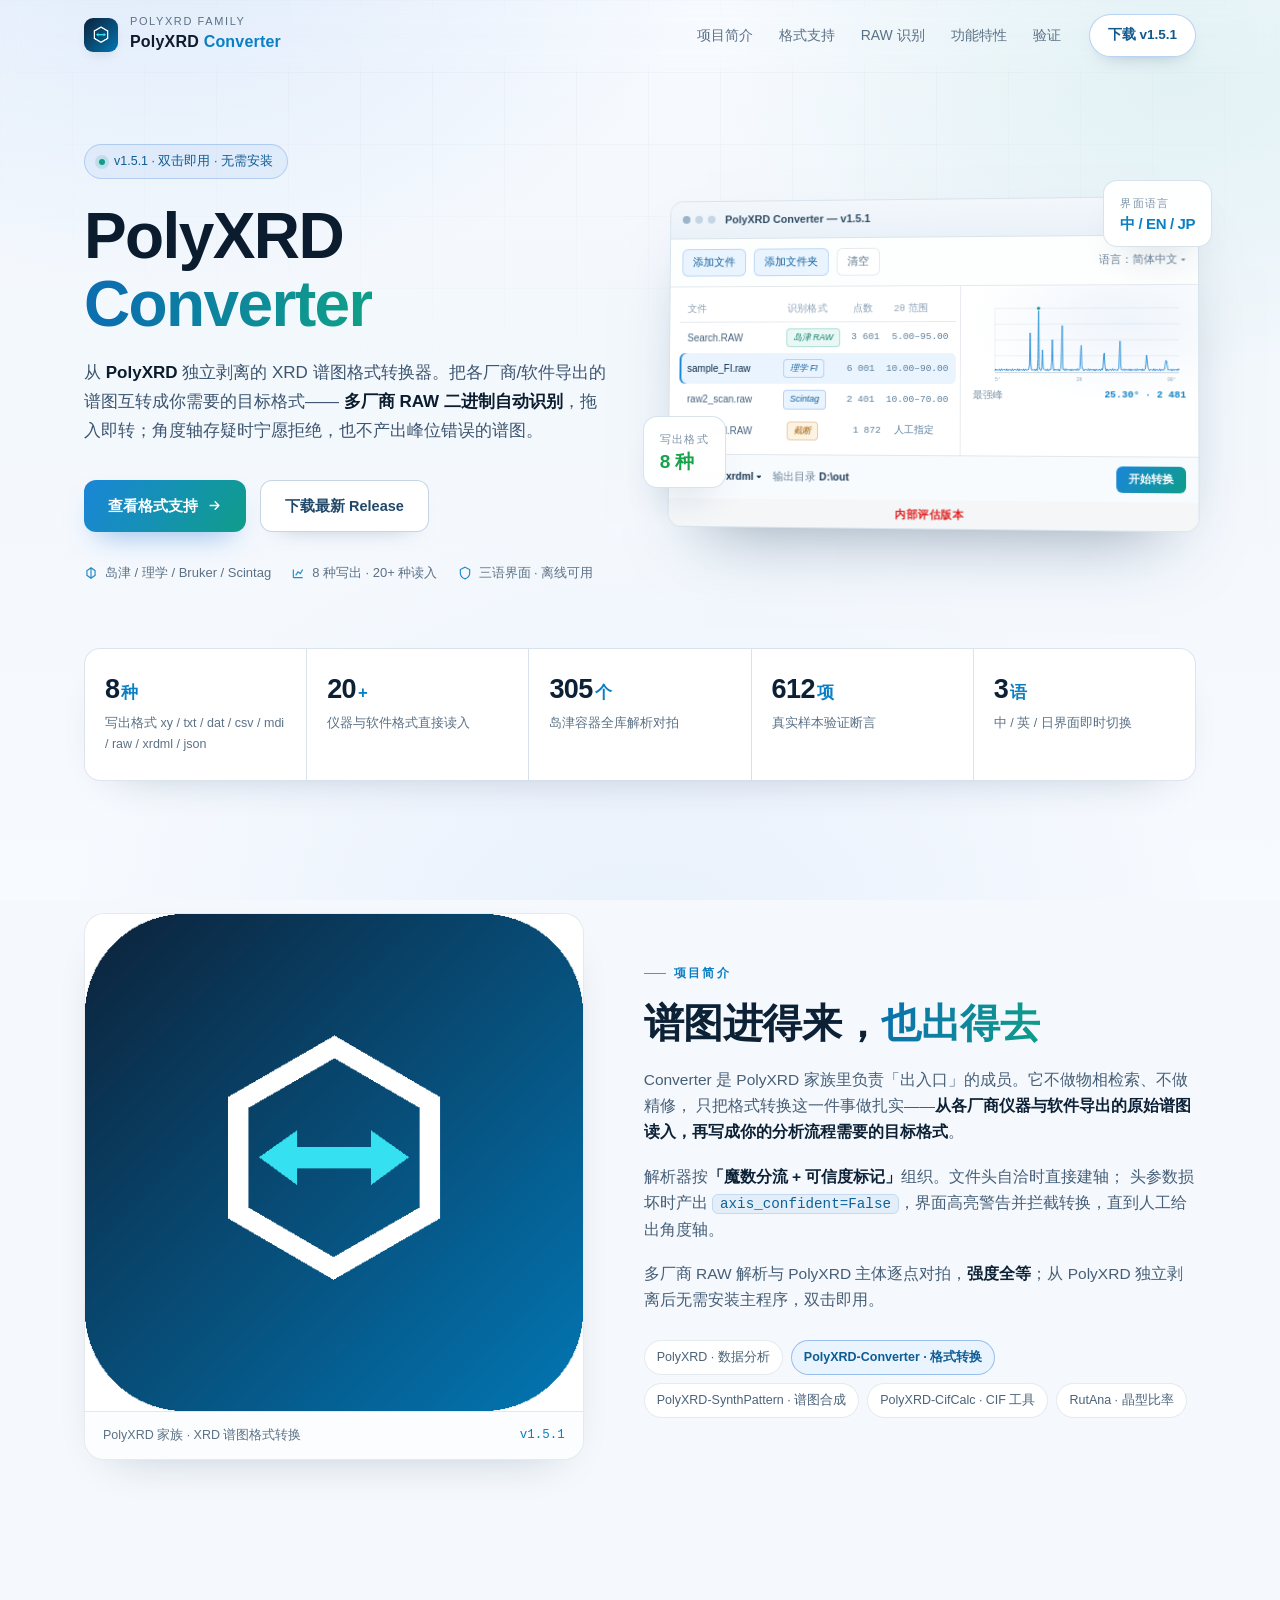
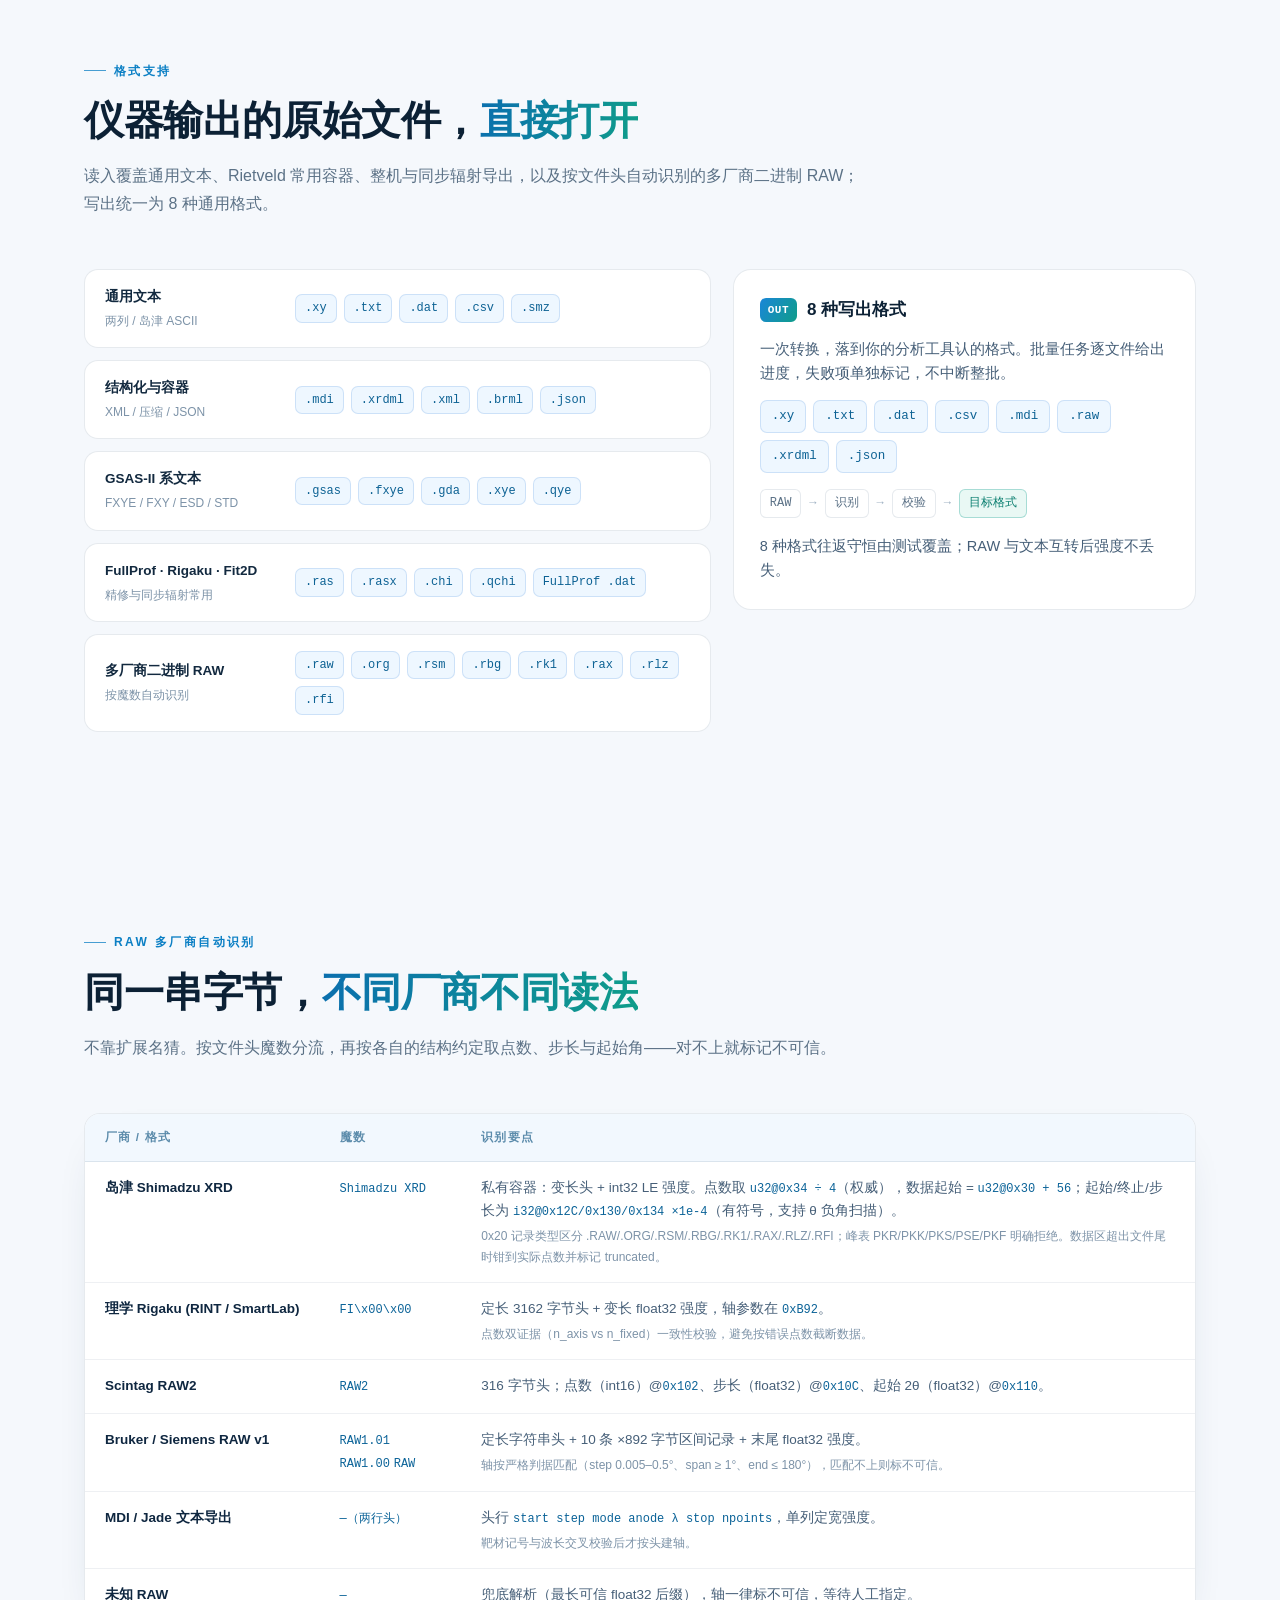
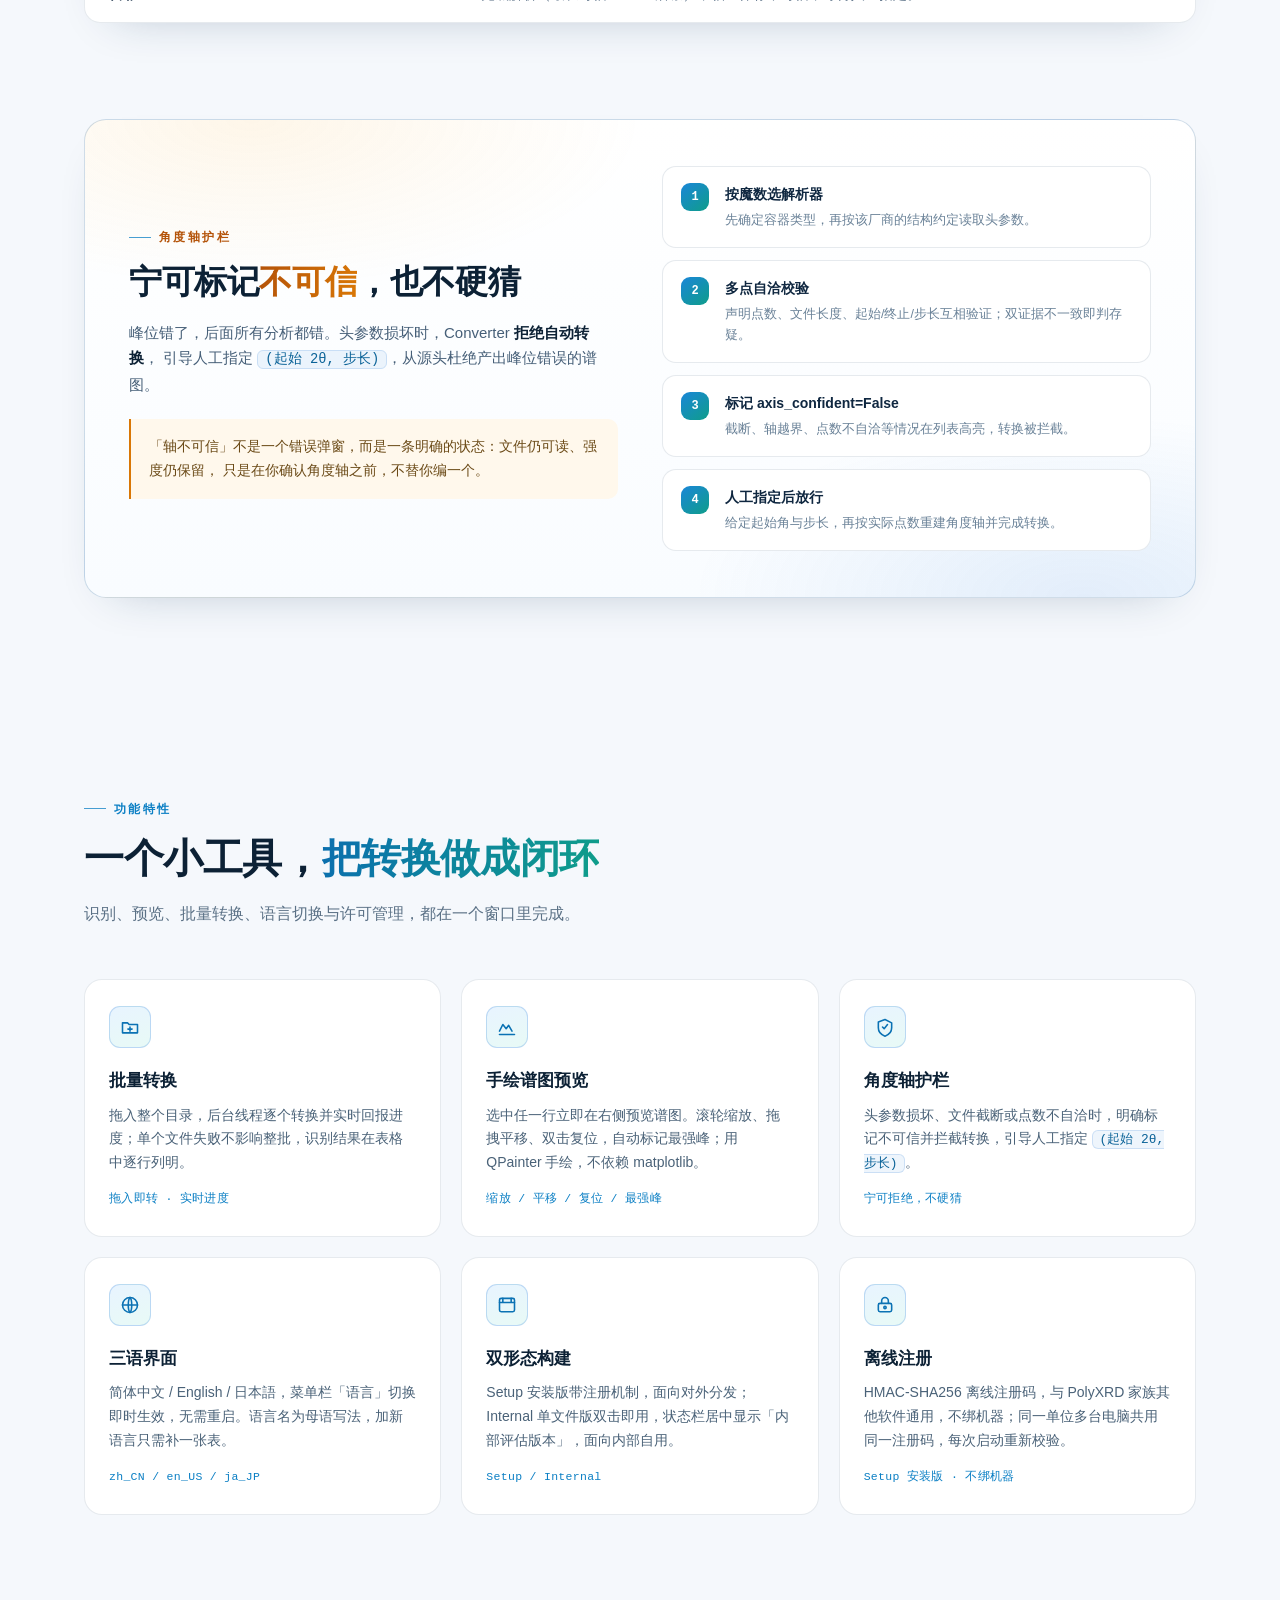
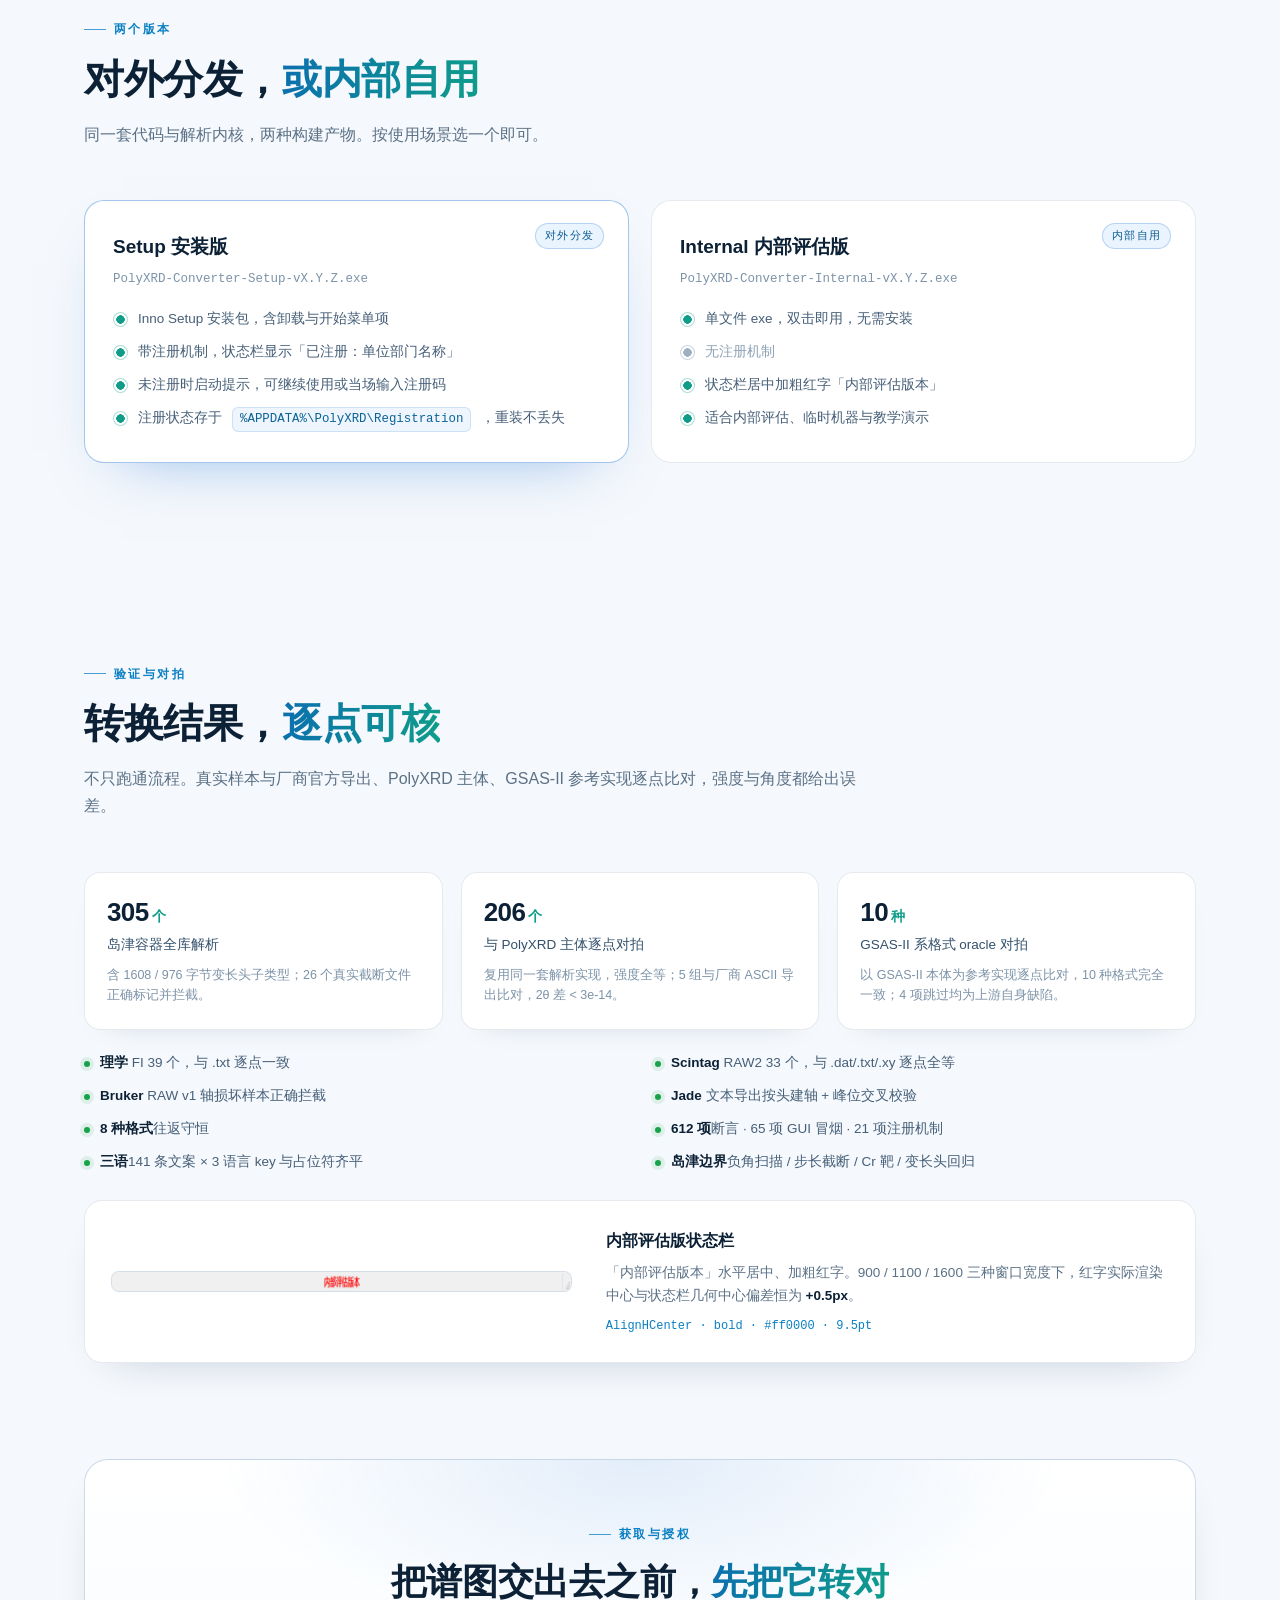
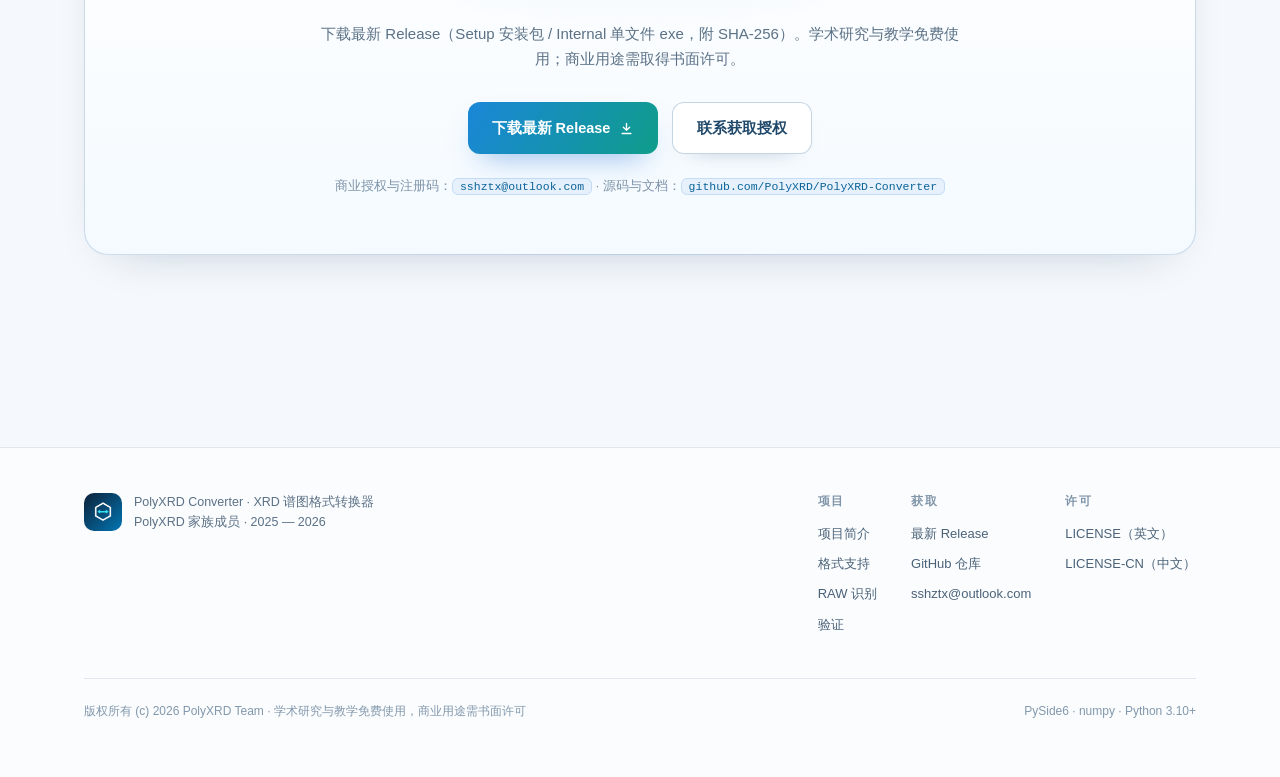
<file: PolyXRD-Converter-intro.html>
<!DOCTYPE html>
<html lang="zh-CN">
<head>
<meta charset="UTF-8" />
<meta name="viewport" content="width=device-width, initial-scale=1.0" />
<meta name="theme-color" content="#f5f8fc" />
<title>PolyXRD Converter — XRD 谱图格式转换器 · 多厂商 RAW 自动识别</title>
<meta name="description" content="PolyXRD Converter 是从 PolyXRD 独立剥离的 XRD 谱图格式转换器：多厂商 RAW 二进制自动识别，20 余种仪器输出直接读入，8 种目标格式一键写出，三语界面，双击即用。" />
<link rel="icon" type="image/png" href="[data-uri]" />
<style>
  :root{
    --bg:#f5f8fc;
    --bg-2:#eef4fb;
    --panel:#ffffff;
    --panel-2:#f7fbff;
    --line:rgba(15,52,88,.1);
    --line-strong:rgba(15,82,140,.24);
    --text:#0d1b2a;
    --muted:#5b7186;
    --cyan:#0b7fc4;
    --cyan-2:#1a6fd4;
    --teal:#0f9d8a;
    --green:#16a34a;
    --blue:#2563eb;
    --amber:#b45309;
    --red:#d64545;
    --radius:18px;
    --shadow:0 18px 46px -30px rgba(18,52,86,.32);
    --font:-apple-system,BlinkMacSystemFont,"Segoe UI","PingFang SC","Microsoft YaHei","Hiragino Sans GB",sans-serif;
    --mono:"JetBrains Mono","Cascadia Code",Consolas,"SF Mono",monospace;
  }
  *{box-sizing:border-box;margin:0;padding:0}
  html{scroll-behavior:smooth}
  body{
    font-family:var(--font);
    background:var(--bg);
    color:var(--text);
    line-height:1.7;
    overflow-x:hidden;
    -webkit-font-smoothing:antialiased;
  }
  body::before{
    content:"";position:fixed;inset:0;z-index:-2;
    background:
      radial-gradient(900px 600px at 12% -8%, rgba(26,111,212,.11), transparent 62%),
      radial-gradient(760px 520px at 92% 8%, rgba(15,157,138,.09), transparent 60%),
      radial-gradient(900px 700px at 50% 108%, rgba(26,111,212,.07), transparent 65%),
      linear-gradient(180deg,#f7faff 0%,#f3f8fd 40%,#f7faff 100%);
  }
  body::after{
    content:"";position:fixed;inset:0;z-index:-1;pointer-events:none;opacity:.6;
    background-image:
      linear-gradient(rgba(15,52,88,.05) 1px, transparent 1px),
      linear-gradient(90deg, rgba(15,52,88,.05) 1px, transparent 1px);
    background-size:72px 72px;
    mask-image:radial-gradient(ellipse 80% 60% at 50% 0%, #000 20%, transparent 78%);
    -webkit-mask-image:radial-gradient(ellipse 80% 60% at 50% 0%, #000 20%, transparent 78%);
  }
  a{color:inherit;text-decoration:none}
  img{display:block;max-width:100%}
  ::selection{background:rgba(26,111,212,.18)}

  /* ---------- nav ---------- */
  .nav{
    position:sticky;top:0;z-index:50;
    backdrop-filter:blur(14px);-webkit-backdrop-filter:blur(14px);
    border-bottom:1px solid transparent;
    transition:background .3s,border-color .3s;
  }
  .nav.scrolled{background:rgba(255,255,255,.86);border-bottom-color:var(--line)}
  .nav-inner{max-width:1160px;margin:0 auto;padding:14px 24px;display:flex;align-items:center;gap:28px}
  .brand{display:flex;align-items:center;gap:12px;font-weight:700;letter-spacing:.2px}
  .brand img{width:34px;height:34px;border-radius:9px;box-shadow:0 6px 16px -10px rgba(18,52,86,.45)}
  .brand small{display:block;font-size:11px;font-weight:500;color:var(--muted);letter-spacing:1.6px;text-transform:uppercase;line-height:1.2}
  .brand b{font-size:16px;line-height:1.25}
  .brand b i{font-style:normal;color:var(--cyan)}
  .nav-links{display:flex;gap:26px;margin-left:auto;font-size:14px;color:var(--muted)}
  .nav-links a{position:relative;transition:color .2s}
  .nav-links a::after{
    content:"";position:absolute;left:0;bottom:-6px;height:1.5px;width:0;
    background:linear-gradient(90deg,var(--cyan),var(--teal));transition:width .25s;
  }
  .nav-links a:hover{color:var(--text)}
  .nav-links a:hover::after{width:100%}
  .nav-cta{
    display:inline-flex;align-items:center;gap:8px;padding:9px 18px;border-radius:999px;
    font-size:13.5px;font-weight:600;border:1px solid rgba(26,111,212,.3);
    background:#fff;color:#10598f;white-space:nowrap;
    box-shadow:0 8px 20px -14px rgba(18,52,86,.5);
    transition:transform .2s,box-shadow .2s,border-color .2s;
  }
  .nav-cta:hover{transform:translateY(-1px);border-color:rgba(26,111,212,.5);box-shadow:0 12px 26px -14px rgba(26,111,212,.55)}

  /* ---------- layout ---------- */
  .wrap{max-width:1160px;margin:0 auto;padding:0 24px}
  section{position:relative}
  .sec{padding:96px 0}
  .sec-head{max-width:780px;margin-bottom:52px}
  .eyebrow{
    display:inline-flex;align-items:center;gap:8px;font-size:12px;letter-spacing:2.4px;
    text-transform:uppercase;color:var(--cyan);font-weight:600;margin-bottom:14px;
  }
  .eyebrow::before{content:"";width:22px;height:1px;background:var(--cyan);opacity:.75}
  h2{font-size:clamp(27px,3.4vw,40px);line-height:1.28;letter-spacing:-.4px;font-weight:700;color:#0c2135}
  h2 em{font-style:normal;background:linear-gradient(100deg,#0b6fae,#0f9d8a);-webkit-background-clip:text;background-clip:text;color:transparent}
  .sec-head p{margin-top:16px;color:var(--muted);font-size:16px}
  code{
    font-family:var(--mono);font-size:.92em;color:#0b6398;
    background:rgba(26,111,212,.07);border:1px solid rgba(26,111,212,.16);
    padding:1px 7px;border-radius:6px;
  }

  /* ---------- hero ---------- */
  .hero{padding:72px 0 36px;overflow:hidden}
  .hero-grid{display:grid;grid-template-columns:1fr 1.02fr;gap:56px;align-items:center}
  .badge{
    display:inline-flex;align-items:center;gap:9px;padding:6px 14px;border-radius:999px;
    font-size:12.5px;color:#0d5c93;border:1px solid rgba(26,111,212,.24);
    background:rgba(26,111,212,.06);margin-bottom:24px;
  }
  .dot{width:6px;height:6px;border-radius:50%;background:var(--teal);box-shadow:0 0 0 4px rgba(15,157,138,.15)}
  h1{font-size:clamp(38px,5.2vw,64px);line-height:1.06;letter-spacing:-1.6px;font-weight:800;color:#0a1c2e}
  h1 span{background:linear-gradient(100deg,#0b6fb0 10%,#0f9d8a 90%);-webkit-background-clip:text;background-clip:text;color:transparent}
  .hero-sub{font-size:17px;color:#3d5570;margin-top:20px;max-width:560px}
  .hero-sub b{color:#0a1c2e;font-weight:600}
  .hero-actions{display:flex;flex-wrap:wrap;gap:14px;margin-top:34px}
  .btn{
    display:inline-flex;align-items:center;gap:9px;padding:13px 24px;border-radius:12px;
    font-size:14.5px;font-weight:600;transition:transform .2s,box-shadow .2s,background .2s,border-color .2s;
  }
  .btn-primary{
    color:#fff;background:linear-gradient(120deg,#1a86d8,#0f9d8a);
    box-shadow:0 14px 30px -14px rgba(26,111,212,.55);
  }
  .btn-primary:hover{transform:translateY(-2px);box-shadow:0 18px 38px -14px rgba(26,111,212,.65)}
  .btn-ghost{border:1px solid var(--line-strong);color:#20486a;background:#fff;box-shadow:0 10px 24px -20px rgba(18,52,86,.6)}
  .btn-ghost:hover{border-color:rgba(26,111,212,.45);background:#f4f9ff;transform:translateY(-2px)}
  .hero-meta{display:flex;flex-wrap:wrap;gap:20px;margin-top:30px;font-size:13px;color:var(--muted)}
  .hero-meta span{display:inline-flex;align-items:center;gap:7px}
  .hero-meta svg{opacity:.9;color:var(--cyan)}

  /* ---------- app mock ---------- */
  .hero-visual{position:relative}
  .app-mock{
    position:relative;border-radius:14px;overflow:hidden;background:#fff;
    border:1px solid rgba(15,82,140,.16);
    box-shadow:0 34px 70px -38px rgba(18,52,86,.5), 0 0 0 1px rgba(255,255,255,.7) inset;
    transform:perspective(1600px) rotateY(-6deg) rotateX(2deg);
    transition:transform .6s cubic-bezier(.2,.8,.2,1);
    font-size:11px;
  }
  .hero-visual:hover .app-mock{transform:perspective(1600px) rotateY(-2deg) rotateX(0deg) translateY(-4px)}
  .mock-bar{
    display:flex;align-items:center;gap:10px;padding:9px 12px;
    background:linear-gradient(180deg,#f3f7fc,#eaf1f8);border-bottom:1px solid var(--line);
    color:#3c5670;
  }
  .mock-dots{display:flex;gap:5px}
  .mock-dots i{width:8px;height:8px;border-radius:50%;background:#c6d5e3;display:block}
  .mock-dots i:nth-child(1){background:#9db4c8}
  .mock-title{font-size:11px;color:#2f4a63;font-weight:600}
  .mock-ctrl{margin-left:auto;letter-spacing:6px;color:#879cb0;font-size:10px}
  .mock-tools{display:flex;align-items:center;gap:8px;padding:10px 12px;border-bottom:1px solid var(--line);background:#fdfefe}
  .mbtn{
    padding:4px 10px;border-radius:6px;border:1px solid rgba(26,111,212,.22);
    background:#eaf4ff;color:#0f5f9b;font-size:10.5px;
  }
  .mbtn.ghost{background:#fff;border-color:var(--line);color:#5b7186}
  .mlang{margin-left:auto;font-size:10.5px;color:#6a8298}
  .mock-main{display:grid;grid-template-columns:1.12fr .88fr;gap:0}
  .mock-table{padding:8px 4px 8px 10px;border-right:1px solid var(--line)}
  .mtr{
    display:grid;grid-template-columns:1.5fr .95fr .55fr .85fr;gap:6px;align-items:center;
    padding:6px 8px;border-radius:6px;color:#43607c;font-size:10px;white-space:nowrap;
  }
  .mtr.h{color:#8aa0b5;font-size:9.5px;letter-spacing:.3px;border-bottom:1px solid var(--line);border-radius:0;padding-bottom:5px}
  .mtr:nth-child(3){background:#eaf4ff;color:#0d2c47;box-shadow:inset 2px 0 0 #1a86d8}
  .mtr .num{font-family:var(--mono);font-size:9.5px;color:#5b7f9c}
  .mtag{
    display:inline-block;padding:1px 6px;border-radius:4px;font-size:9px;
    border:1px solid rgba(15,157,138,.28);color:#0b7f70;background:#e9f8f4;
  }
  .mtag.blue{border-color:rgba(26,111,212,.26);color:#0f5f9b;background:#eaf4ff}
  .mtag.amber{border-color:rgba(180,83,9,.26);color:#a1620a;background:#fdf3e3}
  .mock-plot{padding:10px 12px 6px;position:relative;background:
    radial-gradient(220px 120px at 70% 20%, rgba(26,111,212,.07), transparent 70%)}
  .mock-plot svg{width:100%;height:auto;display:block}
  .mplot-cap{display:flex;justify-content:space-between;gap:8px;font-size:9.5px;color:#7d93a8;margin-top:2px}
  .mplot-cap b{color:#0b7fc4;font-family:var(--mono);font-weight:600}
  .mock-foot{
    display:flex;align-items:center;gap:12px;padding:9px 12px;border-top:1px solid var(--line);
    background:#f8fbfe;color:#6a8298;font-size:10.5px;flex-wrap:wrap;
  }
  .mock-foot b{color:#1c3a55;font-weight:600}
  .mgo{
    margin-left:auto;padding:4px 12px;border-radius:6px;color:#fff;font-weight:700;
    background:linear-gradient(120deg,#1a86d8,#0f9d8a);font-size:10.5px;
  }
  .mock-status{
    text-align:center;font-size:11px;font-weight:700;color:#e11d1d;
    padding:5px 0;background:#f4f6f8;letter-spacing:.5px;
  }
  .float-card{
    position:absolute;border-radius:14px;background:rgba(255,255,255,.95);
    backdrop-filter:blur(10px);border:1px solid rgba(15,82,140,.16);
    padding:12px 16px;font-size:12px;color:var(--muted);
    box-shadow:0 20px 44px -26px rgba(18,52,86,.45);animation:floaty 6s ease-in-out infinite;
  }
  .float-card strong{display:block;font-size:19px;color:#0d2c47;letter-spacing:-.4px;line-height:1.35}
  .float-card .lbl{font-size:10.5px;letter-spacing:1.3px;text-transform:uppercase;color:#7d93a8}
  .fc-1{left:-20px;bottom:42px}
  .fc-1 strong{color:var(--green)}
  .fc-2{right:-16px;top:-18px;animation-delay:-3s}
  .fc-2 strong{color:var(--cyan);font-size:15px}
  @keyframes floaty{0%,100%{transform:translateY(0)}50%{transform:translateY(-8px)}}

  /* ---------- stats ---------- */
  .stats{
    display:grid;grid-template-columns:repeat(5,1fr);gap:1px;background:var(--line);
    border:1px solid var(--line);border-radius:16px;overflow:hidden;margin-top:64px;
    box-shadow:var(--shadow);background-clip:padding-box;
  }
  .stat{background:#fff;padding:24px 20px}
  .stat b{display:block;font-size:clamp(19px,2.2vw,27px);letter-spacing:-.6px;color:#0c2135;font-weight:700;line-height:1.25}
  .stat b em{font-style:normal;color:var(--cyan);font-size:.62em;margin-left:2px}
  .stat span{display:block;margin-top:6px;font-size:12.5px;color:var(--muted)}

  /* ---------- about ---------- */
  .about-grid{display:grid;grid-template-columns:.95fr 1.05fr;gap:60px;align-items:center}
  .about-card{
    position:relative;border-radius:20px;overflow:hidden;border:1px solid var(--line);
    background:#fff;box-shadow:var(--shadow);
  }
  .about-card img{width:100%}
  .about-card .cap{
    padding:13px 18px;font-size:12.5px;color:var(--muted);border-top:1px solid var(--line);
    display:flex;justify-content:space-between;gap:12px;background:#fbfdff;
  }
  .about-card .cap span:last-child{color:var(--cyan);font-family:var(--mono)}
  .about-text p{color:#465f78;margin-bottom:18px;font-size:15.5px}
  .about-text p b{color:#0c2135;font-weight:600}
  .family{display:flex;flex-wrap:wrap;gap:8px;margin-top:26px}
  .family span{
    font-size:12.5px;padding:6px 12px;border-radius:999px;border:1px solid var(--line);
    color:#4a6278;background:#fff;
  }
  .family span.on{border-color:rgba(26,111,212,.4);color:#0d5c93;background:#eaf4ff;font-weight:600}

  /* ---------- formats ---------- */
  .fmt-cols{display:grid;grid-template-columns:1.15fr .85fr;gap:22px;align-items:start}
  .fmt-groups{display:grid;gap:12px}
  .fmt{
    display:grid;grid-template-columns:172px 1fr;gap:18px;align-items:center;
    padding:16px 20px;border:1px solid var(--line);border-radius:14px;background:#fff;
    transition:border-color .2s,box-shadow .2s;
  }
  .fmt:hover{border-color:var(--line-strong);box-shadow:0 14px 34px -26px rgba(18,52,86,.4)}
  .fmt h5{font-size:13.5px;color:#12293f;font-weight:600}
  .fmt p{font-size:12px;color:#7d93a8;margin-top:2px}
  .chips{display:flex;flex-wrap:wrap;gap:7px}
  .chips code{
    font-family:var(--mono);font-size:12px;color:#0d6294;background:#eef7ff;
    border:1px solid rgba(26,111,212,.16);padding:3px 9px;border-radius:7px;
  }
  .card{
    background:#fff;border:1px solid var(--line);border-radius:var(--radius);padding:26px;
    transition:border-color .25s,box-shadow .25s;
  }
  .card:hover{border-color:var(--line-strong);box-shadow:var(--shadow)}
  .card h3{font-size:17px;margin-bottom:12px;display:flex;align-items:center;gap:10px;color:#0c2135}
  .card h3 .idx{
    font-family:var(--mono);font-size:11px;font-weight:700;color:#fff;
    background:linear-gradient(120deg,#1a86d8,#0f9d8a);padding:3px 8px;border-radius:6px;letter-spacing:.5px;
  }
  .card p{color:#465f78;font-size:14.5px;margin-bottom:12px}
  .card p:last-child{margin-bottom:0}
  .write-card .chips code{font-size:12.5px;padding:5px 11px}
  .write-note{margin-top:16px;font-size:13px;color:#6a8298}
  .kv{list-style:none;display:grid;gap:9px;margin-top:6px}
  .kv li{display:flex;gap:12px;font-size:13.5px;color:#465f78}
  .kv li::before{
    content:"";flex:none;width:6px;height:6px;border-radius:50%;margin-top:9px;
    background:var(--teal);box-shadow:0 0 0 4px rgba(15,157,138,.12);
  }
  .kv li b{color:#0c2135;font-weight:600}
  .flow{
    display:inline-flex;align-items:center;gap:8px;flex-wrap:wrap;margin-top:16px;
    font-family:var(--mono);font-size:12px;color:#5b7186;
  }
  .flow span{padding:3px 9px;border-radius:6px;border:1px solid var(--line);background:#fff}
  .flow span.hot{border-color:rgba(15,157,138,.3);color:#0b7f70;background:#e9f8f4}
  .flow i{font-style:normal;color:#9db0c2}

  /* ---------- raw table ---------- */
  .table-wrap{
    border:1px solid var(--line);border-radius:16px;overflow:hidden;background:#fff;
    box-shadow:var(--shadow);
  }
  table{width:100%;border-collapse:collapse;font-size:13.5px}
  thead th{
    text-align:left;padding:14px 20px;background:#f2f8fe;
    font-size:11.5px;letter-spacing:1.2px;text-transform:uppercase;color:#5b8bab;font-weight:600;
    border-bottom:1px solid var(--line);white-space:nowrap;
  }
  tbody td{padding:15px 20px;border-bottom:1px solid rgba(15,52,88,.07);color:#465f78;vertical-align:top}
  tbody tr:last-child td{border-bottom:none}
  tbody tr:hover{background:#f7fbff}
  tbody td:first-child{color:#0f2740;font-weight:600;white-space:nowrap}
  tbody td .mono{font-family:var(--mono);font-size:12px;color:#0b6398}
  tbody td small{display:block;color:#7d93a8;font-size:12px;margin-top:3px}

  /* ---------- guard ---------- */
  .guard{
    position:relative;overflow:hidden;border:1px solid rgba(15,82,140,.2);border-radius:22px;
    padding:46px 44px;
    background:
      radial-gradient(560px 240px at 15% 0%, rgba(245,158,11,.09), transparent 70%),
      radial-gradient(560px 260px at 90% 100%, rgba(26,111,212,.1), transparent 70%),
      linear-gradient(180deg,#ffffff,#f9fcff);
    box-shadow:var(--shadow);
  }
  .guard-grid{display:grid;grid-template-columns:1fr 1fr;gap:44px;align-items:center}
  .guard h2{font-size:clamp(24px,2.8vw,33px)}
  .guard p{color:#465f78;font-size:15px;margin-top:16px}
  .guard p b{color:#0c2135}
  .guard-quote{
    margin-top:22px;padding:16px 18px;border-left:2px solid #d97706;
    background:#fff8ec;border-radius:0 10px 10px 0;
    font-size:14px;color:#6b4a17;
  }
  .steps{display:grid;gap:12px}
  .step{
    display:flex;gap:16px;padding:16px 18px;border:1px solid var(--line);border-radius:14px;
    background:#fff;transition:border-color .2s,box-shadow .2s;
  }
  .step:hover{border-color:var(--line-strong);box-shadow:0 14px 30px -26px rgba(18,52,86,.4)}
  .step .n{
    flex:none;width:28px;height:28px;border-radius:9px;display:grid;place-items:center;
    font-family:var(--mono);font-size:12px;font-weight:700;color:#fff;
    background:linear-gradient(140deg,#1a86d8,#0f9d8a);
  }
  .step h5{font-size:14px;color:#0f2740;margin-bottom:3px}
  .step p{font-size:12.5px;color:#6a8298;margin:0}

  /* ---------- features ---------- */
  .feat-grid{display:grid;grid-template-columns:repeat(3,1fr);gap:20px}
  .feat{
    position:relative;background:#fff;border:1px solid var(--line);border-radius:var(--radius);
    padding:26px 24px;overflow:hidden;transition:all .25s;
  }
  .feat::after{
    content:"";position:absolute;inset:0;border-radius:inherit;pointer-events:none;
    background:radial-gradient(340px 160px at 20% 0%, rgba(26,111,212,.08), transparent 70%);
    opacity:0;transition:opacity .3s;
  }
  .feat:hover{transform:translateY(-4px);border-color:var(--line-strong);box-shadow:var(--shadow)}
  .feat:hover::after{opacity:1}
  .feat .ico{
    width:42px;height:42px;border-radius:11px;display:grid;place-items:center;margin-bottom:18px;
    background:linear-gradient(160deg,#e8f4ff,#e8faf6);
    border:1px solid rgba(26,111,212,.22);color:#0b72b4;
  }
  .feat h4{font-size:16.5px;margin-bottom:9px;color:#0c2135}
  .feat p{font-size:14px;color:#4a6278}
  .feat small{
    display:inline-block;margin-top:14px;font-family:var(--mono);font-size:11.5px;
    color:#0b7fc4;letter-spacing:.3px;
  }

  /* ---------- variants ---------- */
  .variant-grid{display:grid;grid-template-columns:1fr 1fr;gap:22px}
  .variant{
    position:relative;border:1px solid var(--line);border-radius:20px;padding:30px 28px;
    background:#fff;transition:border-color .25s,transform .25s,box-shadow .25s;
  }
  .variant:hover{border-color:var(--line-strong);transform:translateY(-3px);box-shadow:var(--shadow)}
  .variant.on{border-color:rgba(26,111,212,.4);box-shadow:0 26px 60px -38px rgba(26,111,212,.55)}
  .variant h3{font-size:19px;margin-bottom:6px;color:#0c2135}
  .variant .sub{font-size:12.5px;color:#7d93a8;font-family:var(--mono);margin-bottom:18px;word-break:break-all}
  .variant .tag{
    position:absolute;top:22px;right:24px;font-size:10.5px;letter-spacing:1.2px;
    text-transform:uppercase;color:#0d5c93;border:1px solid rgba(26,111,212,.26);
    background:#eaf4ff;padding:3px 9px;border-radius:999px;
  }
  .variant ul{list-style:none;display:grid;gap:10px;margin-top:16px}
  .variant li{display:flex;gap:10px;font-size:13.5px;color:#465f78}
  .variant li::before{content:"";flex:none;width:15px;height:15px;margin-top:4px;border-radius:50%;
    background:radial-gradient(circle,#0f9d8a 0 38%,transparent 42%);
    box-shadow:inset 0 0 0 1px rgba(15,157,138,.35)}
  .variant li.off{color:#8ea2b5}
  .variant li.off::before{background:radial-gradient(circle,#9db0c2 0 38%,transparent 42%);box-shadow:inset 0 0 0 1px rgba(125,150,175,.4)}

  /* ---------- verify ---------- */
  .verify-grid{display:grid;grid-template-columns:repeat(3,1fr);gap:18px}
  .vcard{padding:24px 22px;border:1px solid var(--line);border-radius:16px;background:#fff;box-shadow:0 12px 30px -28px rgba(18,52,86,.4)}
  .vcard b{display:block;font-size:26px;letter-spacing:-.6px;color:#0c2135;line-height:1.2}
  .vcard b em{font-style:normal;font-size:.55em;color:var(--teal);margin-left:3px}
  .vcard span{display:block;font-size:13.5px;color:#33506c;margin-top:6px}
  .vcard p{font-size:12.5px;color:#7d93a8;margin-top:8px;line-height:1.6}
  .verify-list{margin-top:22px;display:grid;grid-template-columns:1fr 1fr;gap:10px 30px}
  .verify-list div{display:flex;gap:10px;font-size:13.5px;color:#465f78}
  .verify-list div::before{
    content:"";flex:none;width:6px;height:6px;border-radius:50%;margin-top:9px;
    background:var(--green);box-shadow:0 0 0 4px rgba(22,163,74,.1);
  }
  .verify-list b{color:#0c2135;font-weight:600}

  /* ---------- statusbar shot ---------- */
  .shot-card{
    display:grid;grid-template-columns:.9fr 1.1fr;gap:34px;align-items:center;margin-top:26px;
    padding:26px;border:1px solid var(--line);border-radius:18px;background:#fff;box-shadow:var(--shadow);
  }
  .shot-card img{width:100%;border-radius:8px;border:1px solid rgba(15,82,140,.14);background:#f4f6f8}
  .shot-card h4{font-size:16px;margin-bottom:8px;color:#0c2135}
  .shot-card p{font-size:13.5px;color:#5b7186}
  .shot-card .mono{font-family:var(--mono);font-size:12px;color:#0b7fc4}

  /* ---------- cta / footer ---------- */
  .cta{
    position:relative;overflow:hidden;border:1px solid rgba(15,82,140,.2);border-radius:24px;
    padding:56px 48px;text-align:center;
    background:
      radial-gradient(600px 240px at 50% 0%, rgba(26,111,212,.12), transparent 70%),
      linear-gradient(180deg,#ffffff,#f4faff);
    box-shadow:var(--shadow);
  }
  .cta h2{font-size:clamp(25px,3.2vw,36px)}
  .cta p{color:var(--muted);margin:16px auto 30px;max-width:660px;font-size:15px}
  .cta .hero-actions{justify-content:center;margin-top:0}
  .cta-note{margin-top:22px;font-size:12.5px;color:#7d93a8}
  .cta-note code{font-size:11.5px}

  footer{border-top:1px solid var(--line);margin-top:96px;padding:44px 0 56px;font-size:13px;color:var(--muted);background:rgba(255,255,255,.5)}
  .foot{display:flex;flex-wrap:wrap;gap:28px;justify-content:space-between;align-items:flex-start}
  .foot-brand{display:flex;gap:12px;align-items:center;max-width:420px}
  .foot-brand img{width:38px;height:38px;border-radius:10px}
  .foot-brand p{font-size:12.5px;line-height:1.65}
  .foot-links{display:flex;flex-wrap:wrap;gap:34px}
  .foot-col h6{font-size:11.5px;letter-spacing:1.6px;text-transform:uppercase;color:#8095a9;margin-bottom:12px;font-weight:600}
  .foot-col a{display:block;font-size:13px;color:#4a6278;margin-bottom:8px;transition:color .2s}
  .foot-col a:hover{color:var(--cyan)}
  .copy{
    margin-top:34px;padding-top:22px;border-top:1px solid var(--line);font-size:12px;color:#8298ac;
    display:flex;flex-wrap:wrap;gap:12px;justify-content:space-between;
  }

  /* ---------- reveal ---------- */
  .reveal{opacity:0;transform:translateY(22px);transition:opacity .7s ease,transform .7s cubic-bezier(.2,.8,.2,1)}
  .reveal.in{opacity:1;transform:none}

  @media (max-width:980px){
    .hero-grid,.about-grid,.guard-grid,.fmt-cols{grid-template-columns:1fr;gap:40px}
    .stats{grid-template-columns:repeat(2,1fr)}
    .stats .stat:last-child{grid-column:1/-1}
    .feat-grid,.verify-grid{grid-template-columns:1fr 1fr}
    .app-mock{transform:none}
    .fc-1{left:6px}.fc-2{right:6px}
    .fmt{grid-template-columns:1fr;gap:10px}
    .shot-card{grid-template-columns:1fr;gap:20px}
  }
  @media (max-width:720px){
    .sec{padding:66px 0}
    .nav-links{display:none}
    .hero{padding:48px 0 20px}
    .feat-grid,.verify-grid,.variant-grid,.verify-list{grid-template-columns:1fr}
    .stats{grid-template-columns:1fr 1fr}
    .cta{padding:40px 24px}
    .guard{padding:32px 22px}
    .float-card{font-size:11px;padding:10px 12px}
    .float-card strong{font-size:16px}
    .fc-1{bottom:8px}.fc-2{top:-12px}
    .foot-links{gap:24px}
    .mock-main{grid-template-columns:1fr}
    .mock-table{border-right:none;border-bottom:1px solid var(--line);padding-right:10px}
    .mtr{gap:4px;font-size:9px}
    .mock-tools .mbtn:nth-child(3){display:none}
    .table-wrap{overflow-x:auto}
    table{min-width:720px}
  }
</style>
</head>
<body>

<nav class="nav" id="nav">
  <div class="nav-inner">
    <a class="brand" href="#top">
      <img src="[data-uri]" alt="PolyXRD Converter 图标" />
      <span><small>PolyXRD Family</small><b>PolyXRD <i>Converter</i></b></span>
    </a>
    <div class="nav-links">
      <a href="#about">项目简介</a>
      <a href="#formats">格式支持</a>
      <a href="#raw">RAW 识别</a>
      <a href="#features">功能特性</a>
      <a href="#verify">验证</a>
    </div>
    <a class="nav-cta" href="https://github.com/PolyXRD/PolyXRD-Converter/releases/latest" target="_blank" rel="noopener">下载 v1.5.1</a>
  </div>
</nav>

<header class="hero" id="top">
  <div class="wrap">
    <div class="hero-grid">
      <div>
        <div class="badge"><span class="dot"></span> v1.5.1 · 双击即用 · 无需安装</div>
        <h1>PolyXRD<br /><span>Converter</span></h1>
        <p class="hero-sub">
          从 <b>PolyXRD</b> 独立剥离的 XRD 谱图格式转换器。把各厂商/软件导出的谱图互转成你需要的目标格式——
          <b>多厂商 RAW 二进制自动识别</b>，拖入即转；角度轴存疑时宁愿拒绝，也不产出峰位错误的谱图。
        </p>
        <div class="hero-actions">
          <a class="btn btn-primary" href="#formats">查看格式支持
            <svg width="15" height="15" viewBox="0 0 24 24" fill="none" stroke="currentColor" stroke-width="2.2" stroke-linecap="round" stroke-linejoin="round"><path d="M5 12h14M13 6l6 6-6 6"/></svg>
          </a>
          <a class="btn btn-ghost" href="https://github.com/PolyXRD/PolyXRD-Converter/releases/latest" target="_blank" rel="noopener">下载最新 Release</a>
        </div>
        <div class="hero-meta">
          <span><svg width="14" height="14" viewBox="0 0 24 24" fill="none" stroke="currentColor" stroke-width="2"><path d="M12 3v18M5 8l7-5 7 5v8l-7 5-7-5z"/></svg>岛津 / 理学 / Bruker / Scintag</span>
          <span><svg width="14" height="14" viewBox="0 0 24 24" fill="none" stroke="currentColor" stroke-width="2"><path d="M4 20V6M4 20h16"/><path d="M8 16l4-6 4 3 4-7"/></svg>8 种写出 · 20+ 种读入</span>
          <span><svg width="14" height="14" viewBox="0 0 24 24" fill="none" stroke="currentColor" stroke-width="2"><path d="M12 2l8 4v6c0 5-3.5 8.5-8 10-4.5-1.5-8-5-8-10V6z"/></svg>三语界面 · 离线可用</span>
        </div>
      </div>

      <div class="hero-visual">
        <div class="app-mock">
          <div class="mock-bar">
            <span class="mock-dots"><i></i><i></i><i></i></span>
            <span class="mock-title">PolyXRD Converter — v1.5.1</span>
            <span class="mock-ctrl">— □ ×</span>
          </div>
          <div class="mock-tools">
            <span class="mbtn">添加文件</span>
            <span class="mbtn">添加文件夹</span>
            <span class="mbtn ghost">清空</span>
            <span class="mlang">语言：简体中文 ▾</span>
          </div>
          <div class="mock-main">
            <div class="mock-table">
              <div class="mtr h"><span>文件</span><span>识别格式</span><span>点数</span><span>2θ 范围</span></div>
              <div class="mtr"><span>Search.RAW</span><span><i class="mtag">岛津 RAW</i></span><span class="num">3 601</span><span class="num">5.00–95.00</span></div>
              <div class="mtr"><span>sample_FI.raw</span><span><i class="mtag blue">理学 FI</i></span><span class="num">6 001</span><span class="num">10.00–90.00</span></div>
              <div class="mtr"><span>raw2_scan.raw</span><span><i class="mtag blue">Scintag</i></span><span class="num">2 401</span><span class="num">10.00–70.00</span></div>
              <div class="mtr"><span>truncated.RAW</span><span><i class="mtag amber">截断</i></span><span class="num">1 872</span><span class="num">人工指定</span></div>
            </div>
            <div class="mock-plot">
              <svg viewBox="0 0 400 170" role="img" aria-label="谱图预览示意">
                <g stroke="rgba(15,52,88,.12)" stroke-width="1">
                  <line x1="42" y1="24" x2="388" y2="24"/>
                  <line x1="42" y1="54" x2="388" y2="54"/>
                  <line x1="42" y1="84" x2="388" y2="84"/>
                  <line x1="42" y1="114" x2="388" y2="114"/>
                  <line x1="42" y1="146" x2="388" y2="146"/>
                  <line x1="42" y1="24" x2="42" y2="146"/>
                </g>
                <line x1="42" y1="146" x2="388" y2="146" stroke="rgba(15,52,88,.25)"/>
                <path id="spectrum" fill="none" stroke="#1a86d8" stroke-width="1.6" stroke-linejoin="round"/>
                <line x1="124.6" y1="24" x2="124.6" y2="146" stroke="rgba(15,157,138,.5)" stroke-dasharray="3 4"/>
                <circle cx="124.6" cy="24" r="3" fill="#0f9d8a"/>
                <text x="42" y="163" fill="#8aa0b5" font-size="9" font-family="Consolas,monospace">5°</text>
                <text x="196" y="163" fill="#8aa0b5" font-size="9" font-family="Consolas,monospace">2θ</text>
                <text x="366" y="163" fill="#8aa0b5" font-size="9" font-family="Consolas,monospace">90°</text>
              </svg>
              <div class="mplot-cap"><span>最强峰</span><b>25.30° · 2 481</b></div>
            </div>
          </div>
          <div class="mock-foot">
            <span>目标格式 <b>xrdml ▾</b></span>
            <span>输出目录 <b>D:\out</b></span>
            <span class="mgo">开始转换</span>
          </div>
          <div class="mock-status">内部评估版本</div>
        </div>
        <div class="float-card fc-1">
          <span class="lbl">写出格式</span>
          <strong>8 种</strong>
        </div>
        <div class="float-card fc-2">
          <span class="lbl">界面语言</span>
          <strong>中 / EN / JP</strong>
        </div>
      </div>
    </div>

    <div class="stats reveal">
      <div class="stat"><b>8<em>种</em></b><span>写出格式 xy / txt / dat / csv / mdi / raw / xrdml / json</span></div>
      <div class="stat"><b>20<em>+</em></b><span>仪器与软件格式直接读入</span></div>
      <div class="stat"><b>305<em>个</em></b><span>岛津容器全库解析对拍</span></div>
      <div class="stat"><b>612<em>项</em></b><span>真实样本验证断言</span></div>
      <div class="stat"><b>3<em>语</em></b><span>中 / 英 / 日界面即时切换</span></div>
    </div>
  </div>
</header>

<section class="sec" id="about">
  <div class="wrap">
    <div class="about-grid">
      <div class="about-card reveal">
        <img src="[data-uri]" alt="PolyXRD Converter 应用图标" style="width:100%;max-width:none;image-rendering:auto" />
        <div class="cap"><span>PolyXRD 家族 · XRD 谱图格式转换</span><span>v1.5.1</span></div>
      </div>
      <div class="about-text reveal">
        <div class="eyebrow">项目简介</div>
        <h2>谱图进得来，<em>也出得去</em></h2>
        <p style="margin-top:18px">
          Converter 是 PolyXRD 家族里负责「出入口」的成员。它不做物相检索、不做精修，
          只把格式转换这一件事做扎实——<b>从各厂商仪器与软件导出的原始谱图读入，再写成你的分析流程需要的目标格式</b>。
        </p>
        <p>
          解析器按<b>「魔数分流 + 可信度标记」</b>组织。文件头自洽时直接建轴；
          头参数损坏时产出 <code>axis_confident=False</code>，界面高亮警告并拦截转换，直到人工给出角度轴。
        </p>
        <p>
          多厂商 RAW 解析与 PolyXRD 主体逐点对拍，<b>强度全等</b>；从 PolyXRD 独立剥离后无需安装主程序，双击即用。
        </p>
        <div class="family">
          <span>PolyXRD · 数据分析</span>
          <span class="on">PolyXRD-Converter · 格式转换</span>
          <span>PolyXRD-SynthPattern · 谱图合成</span>
          <span>PolyXRD-CifCalc · CIF 工具</span>
          <span>RutAna · 晶型比率</span>
        </div>
      </div>
    </div>
  </div>
</section>

<section class="sec" id="formats">
  <div class="wrap">
    <div class="sec-head reveal">
      <div class="eyebrow">格式支持</div>
      <h2>仪器输出的原始文件，<em>直接打开</em></h2>
      <p>读入覆盖通用文本、Rietveld 常用容器、整机与同步辐射导出，以及按文件头自动识别的多厂商二进制 RAW；写出统一为 8 种通用格式。</p>
    </div>

    <div class="fmt-cols">
      <div class="fmt-groups reveal">
        <div class="fmt">
          <div><h5>通用文本</h5><p>两列 / 岛津 ASCII</p></div>
          <div class="chips"><code>.xy</code><code>.txt</code><code>.dat</code><code>.csv</code><code>.smz</code></div>
        </div>
        <div class="fmt">
          <div><h5>结构化与容器</h5><p>XML / 压缩 / JSON</p></div>
          <div class="chips"><code>.mdi</code><code>.xrdml</code><code>.xml</code><code>.brml</code><code>.json</code></div>
        </div>
        <div class="fmt">
          <div><h5>GSAS-II 系文本</h5><p>FXYE / FXY / ESD / STD</p></div>
          <div class="chips"><code>.gsas</code><code>.fxye</code><code>.gda</code><code>.xye</code><code>.qye</code></div>
        </div>
        <div class="fmt">
          <div><h5>FullProf · Rigaku · Fit2D</h5><p>精修与同步辐射常用</p></div>
          <div class="chips"><code>.ras</code><code>.rasx</code><code>.chi</code><code>.qchi</code><code>FullProf .dat</code></div>
        </div>
        <div class="fmt">
          <div><h5>多厂商二进制 RAW</h5><p>按魔数自动识别</p></div>
          <div class="chips"><code>.raw</code><code>.org</code><code>.rsm</code><code>.rbg</code><code>.rk1</code><code>.rax</code><code>.rlz</code><code>.rfi</code></div>
        </div>
      </div>

      <div class="card write-card reveal">
        <h3><span class="idx">OUT</span>8 种写出格式</h3>
        <p>一次转换，落到你的分析工具认的格式。批量任务逐文件给出进度，失败项单独标记，不中断整批。</p>
        <div class="chips" style="margin-top:14px">
          <code>.xy</code><code>.txt</code><code>.dat</code><code>.csv</code>
          <code>.mdi</code><code>.raw</code><code>.xrdml</code><code>.json</code>
        </div>
        <div class="flow">
          <span>RAW</span><i>→</i><span>识别</span><i>→</i><span>校验</span><i>→</i><span class="hot">目标格式</span>
        </div>
        <p class="write-note">8 种格式往返守恒由测试覆盖；RAW 与文本互转后强度不丢失。</p>
      </div>
    </div>
  </div>
</section>

<section class="sec" id="raw">
  <div class="wrap">
    <div class="sec-head reveal">
      <div class="eyebrow">RAW 多厂商自动识别</div>
      <h2>同一串字节，<em>不同厂商不同读法</em></h2>
      <p>不靠扩展名猜。按文件头魔数分流，再按各自的结构约定取点数、步长与起始角——对不上就标记不可信。</p>
    </div>

    <div class="table-wrap reveal">
      <table>
        <thead>
          <tr><th>厂商 / 格式</th><th>魔数</th><th>识别要点</th></tr>
        </thead>
        <tbody>
          <tr>
            <td>岛津 Shimadzu XRD</td>
            <td><span class="mono">Shimadzu XRD</span></td>
            <td>私有容器：变长头 + int32 LE 强度。点数取 <span class="mono">u32@0x34 ÷ 4</span>（权威），数据起始 = <span class="mono">u32@0x30 + 56</span>；起始/终止/步长为 <span class="mono">i32@0x12C/0x130/0x134 ×1e-4</span>（有符号，支持 θ 负角扫描）。
              <small>0x20 记录类型区分 .RAW/.ORG/.RSM/.RBG/.RK1/.RAX/.RLZ/.RFI；峰表 PKR/PKK/PKS/PSE/PKF 明确拒绝。数据区超出文件尾时钳到实际点数并标记 truncated。</small>
            </td>
          </tr>
          <tr>
            <td>理学 Rigaku (RINT / SmartLab)</td>
            <td><span class="mono">FI\x00\x00</span></td>
            <td>定长 3162 字节头 + 变长 float32 强度，轴参数在 <span class="mono">0xB92</span>。
              <small>点数双证据（n_axis vs n_fixed）一致性校验，避免按错误点数截断数据。</small>
            </td>
          </tr>
          <tr>
            <td>Scintag RAW2</td>
            <td><span class="mono">RAW2</span></td>
            <td>316 字节头；点数（int16）@<span class="mono">0x102</span>、步长（float32）@<span class="mono">0x10C</span>、起始 2θ（float32）@<span class="mono">0x110</span>。</td>
          </tr>
          <tr>
            <td>Bruker / Siemens RAW v1</td>
            <td><span class="mono">RAW1.01</span> <span class="mono">RAW1.00</span> <span class="mono">RAW </span></td>
            <td>定长字符串头 + 10 条 ×892 字节区间记录 + 末尾 float32 强度。
              <small>轴按严格判据匹配（step 0.005–0.5°、span ≥ 1°、end ≤ 180°），匹配不上则标不可信。</small>
            </td>
          </tr>
          <tr>
            <td>MDI / Jade 文本导出</td>
            <td><span class="mono">—（两行头）</span></td>
            <td>头行 <span class="mono">start step mode anode λ stop npoints</span>，单列定宽强度。
              <small>靶材记号与波长交叉校验后才按头建轴。</small>
            </td>
          </tr>
          <tr>
            <td>未知 RAW</td>
            <td><span class="mono">—</span></td>
            <td>兜底解析（最长可信 float32 后缀），轴一律标不可信，等待人工指定。</td>
          </tr>
        </tbody>
      </table>
    </div>
  </div>
</section>

<section class="sec" id="guard" style="padding-top:0">
  <div class="wrap">
    <div class="guard reveal">
      <div class="guard-grid">
        <div>
          <div class="eyebrow" style="color:#b45309">角度轴护栏</div>
          <h2>宁可标记<em style="background:linear-gradient(100deg,#b45309,#d97706);-webkit-background-clip:text;background-clip:text;color:transparent">不可信</em>，也不硬猜</h2>
          <p>
            峰位错了，后面所有分析都错。头参数损坏时，Converter <b>拒绝自动转换</b>，
            引导人工指定 <code>(起始 2θ, 步长)</code>，从源头杜绝产出峰位错误的谱图。
          </p>
          <div class="guard-quote">
            「轴不可信」不是一个错误弹窗，而是一条明确的状态：文件仍可读、强度仍保留，
            只是在你确认角度轴之前，不替你编一个。
          </div>
        </div>
        <div class="steps">
          <div class="step">
            <span class="n">1</span>
            <div><h5>按魔数选解析器</h5><p>先确定容器类型，再按该厂商的结构约定读取头参数。</p></div>
          </div>
          <div class="step">
            <span class="n">2</span>
            <div><h5>多点自洽校验</h5><p>声明点数、文件长度、起始/终止/步长互相验证；双证据不一致即判存疑。</p></div>
          </div>
          <div class="step">
            <span class="n">3</span>
            <div><h5>标记 axis_confident=False</h5><p>截断、轴越界、点数不自洽等情况在列表高亮，转换被拦截。</p></div>
          </div>
          <div class="step">
            <span class="n">4</span>
            <div><h5>人工指定后放行</h5><p>给定起始角与步长，再按实际点数重建角度轴并完成转换。</p></div>
          </div>
        </div>
      </div>
    </div>
  </div>
</section>

<section class="sec" id="features">
  <div class="wrap">
    <div class="sec-head reveal">
      <div class="eyebrow">功能特性</div>
      <h2>一个小工具，<em>把转换做成闭环</em></h2>
      <p>识别、预览、批量转换、语言切换与许可管理，都在一个窗口里完成。</p>
    </div>
    <div class="feat-grid">
      <div class="feat reveal">
        <div class="ico"><svg width="20" height="20" viewBox="0 0 24 24" fill="none" stroke="currentColor" stroke-width="1.9" stroke-linecap="round" stroke-linejoin="round"><path d="M3 7h6l2 2h10v10H3z"/><path d="M12 12v5M9.5 14.5h5"/></svg></div>
        <h4>批量转换</h4>
        <p>拖入整个目录，后台线程逐个转换并实时回报进度；单个文件失败不影响整批，识别结果在表格中逐行列明。</p>
        <small>拖入即转 · 实时进度</small>
      </div>
      <div class="feat reveal">
        <div class="ico"><svg width="20" height="20" viewBox="0 0 24 24" fill="none" stroke="currentColor" stroke-width="1.9" stroke-linecap="round" stroke-linejoin="round"><path d="M3 17l4-8 4 5 3-4 4 7"/><path d="M3 21h18"/></svg></div>
        <h4>手绘谱图预览</h4>
        <p>选中任一行立即在右侧预览谱图。滚轮缩放、拖拽平移、双击复位，自动标记最强峰；用 QPainter 手绘，不依赖 matplotlib。</p>
        <small>缩放 / 平移 / 复位 / 最强峰</small>
      </div>
      <div class="feat reveal">
        <div class="ico"><svg width="20" height="20" viewBox="0 0 24 24" fill="none" stroke="currentColor" stroke-width="1.9" stroke-linecap="round" stroke-linejoin="round"><path d="M12 3l8 4v6c0 5-3.5 8.5-8 10-4.5-1.5-8-5-8-10V6z"/><path d="M9 12l2 2 4-5"/></svg></div>
        <h4>角度轴护栏</h4>
        <p>头参数损坏、文件截断或点数不自洽时，明确标记不可信并拦截转换，引导人工指定 <code>(起始 2θ, 步长)</code>。</p>
        <small>宁可拒绝，不硬猜</small>
      </div>
      <div class="feat reveal">
        <div class="ico"><svg width="20" height="20" viewBox="0 0 24 24" fill="none" stroke="currentColor" stroke-width="1.9" stroke-linecap="round" stroke-linejoin="round"><circle cx="12" cy="12" r="9"/><path d="M3 12h18M12 3c2.8 3 2.8 15 0 18M12 3c-2.8 3-2.8 15 0 18"/></svg></div>
        <h4>三语界面</h4>
        <p>简体中文 / English / 日本語，菜单栏「语言」切换即时生效，无需重启。语言名为母语写法，加新语言只需补一张表。</p>
        <small>zh_CN / en_US / ja_JP</small>
      </div>
      <div class="feat reveal">
        <div class="ico"><svg width="20" height="20" viewBox="0 0 24 24" fill="none" stroke="currentColor" stroke-width="1.9" stroke-linecap="round" stroke-linejoin="round"><rect x="3" y="4" width="18" height="16" rx="2"/><path d="M3 9h18M7 4v5M17 4v5"/></svg></div>
        <h4>双形态构建</h4>
        <p>Setup 安装版带注册机制，面向对外分发；Internal 单文件版双击即用，状态栏居中显示「内部评估版本」，面向内部自用。</p>
        <small>Setup / Internal</small>
      </div>
      <div class="feat reveal">
        <div class="ico"><svg width="20" height="20" viewBox="0 0 24 24" fill="none" stroke="currentColor" stroke-width="1.9" stroke-linecap="round" stroke-linejoin="round"><rect x="4" y="10" width="16" height="10" rx="2"/><path d="M8 10V7a4 4 0 0 1 8 0v3"/><circle cx="12" cy="15" r="1.4"/></svg></div>
        <h4>离线注册</h4>
        <p>HMAC-SHA256 离线注册码，与 PolyXRD 家族其他软件通用，不绑机器；同一单位多台电脑共用同一注册码，每次启动重新校验。</p>
        <small>Setup 安装版 · 不绑机器</small>
      </div>
    </div>
  </div>
</section>

<section class="sec" id="variants" style="padding-top:0">
  <div class="wrap">
    <div class="sec-head reveal">
      <div class="eyebrow">两个版本</div>
      <h2>对外分发，<em>或内部自用</em></h2>
      <p>同一套代码与解析内核，两种构建产物。按使用场景选一个即可。</p>
    </div>
    <div class="variant-grid">
      <div class="variant on reveal">
        <span class="tag">对外分发</span>
        <h3>Setup 安装版</h3>
        <div class="sub">PolyXRD-Converter-Setup-vX.Y.Z.exe</div>
        <ul>
          <li>Inno Setup 安装包，含卸载与开始菜单项</li>
          <li>带注册机制，状态栏显示「已注册：单位部门名称」</li>
          <li>未注册时启动提示，可继续使用或当场输入注册码</li>
          <li>注册状态存于 <code>%APPDATA%\PolyXRD\Registration</code>，重装不丢失</li>
        </ul>
      </div>
      <div class="variant reveal">
        <span class="tag">内部自用</span>
        <h3>Internal 内部评估版</h3>
        <div class="sub">PolyXRD-Converter-Internal-vX.Y.Z.exe</div>
        <ul>
          <li>单文件 exe，双击即用，无需安装</li>
          <li class="off">无注册机制</li>
          <li>状态栏居中加粗红字「内部评估版本」</li>
          <li>适合内部评估、临时机器与教学演示</li>
        </ul>
      </div>
    </div>
  </div>
</section>

<section class="sec" id="verify">
  <div class="wrap">
    <div class="sec-head reveal">
      <div class="eyebrow">验证与对拍</div>
      <h2>转换结果，<em>逐点可核</em></h2>
      <p>不只跑通流程。真实样本与厂商官方导出、PolyXRD 主体、GSAS-II 参考实现逐点比对，强度与角度都给出误差。</p>
    </div>

    <div class="verify-grid">
      <div class="vcard reveal">
        <b>305<em>个</em></b>
        <span>岛津容器全库解析</span>
        <p>含 1608 / 976 字节变长头子类型；26 个真实截断文件正确标记并拦截。</p>
      </div>
      <div class="vcard reveal">
        <b>206<em>个</em></b>
        <span>与 PolyXRD 主体逐点对拍</span>
        <p>复用同一套解析实现，强度全等；5 组与厂商 ASCII 导出比对，2θ 差 &lt; 3e-14。</p>
      </div>
      <div class="vcard reveal">
        <b>10<em>种</em></b>
        <span>GSAS-II 系格式 oracle 对拍</span>
        <p>以 GSAS-II 本体为参考实现逐点比对，10 种格式完全一致；4 项跳过均为上游自身缺陷。</p>
      </div>
    </div>

    <div class="verify-list reveal">
      <div><span><b>理学</b> FI 39 个，与 .txt 逐点一致</span></div>
      <div><span><b>Scintag</b> RAW2 33 个，与 .dat/.txt/.xy 逐点全等</span></div>
      <div><span><b>Bruker</b> RAW v1 轴损坏样本正确拦截</span></div>
      <div><span><b>Jade</b> 文本导出按头建轴 + 峰位交叉校验</span></div>
      <div><span><b>8 种格式</b>往返守恒</span></div>
      <div><span><b>612 项</b>断言 · 65 项 GUI 冒烟 · 21 项注册机制</span></div>
      <div><span><b>三语</b>141 条文案 × 3 语言 key 与占位符齐平</span></div>
      <div><span><b>岛津边界</b>负角扫描 / 步长截断 / Cr 靶 / 变长头回归</span></div>
    </div>

    <div class="shot-card reveal">
      <img src="[data-uri]" alt="Internal 内部评估版状态栏实拍" loading="lazy" />
      <div>
        <h4>内部评估版状态栏</h4>
        <p>「内部评估版本」水平居中、加粗红字。900 / 1100 / 1600 三种窗口宽度下，红字实际渲染中心与状态栏几何中心偏差恒为 <b style="color:#0c2135">+0.5px</b>。</p>
        <p class="mono" style="margin-top:8px">AlignHCenter · bold · #ff0000 · 9.5pt</p>
      </div>
    </div>
  </div>
</section>

<section class="sec" id="cta" style="padding-top:0">
  <div class="wrap">
    <div class="cta reveal">
      <div class="eyebrow" style="justify-content:center">获取与授权</div>
      <h2>把谱图交出去之前，<em>先把它转对</em></h2>
      <p>下载最新 Release（Setup 安装包 / Internal 单文件 exe，附 SHA-256）。学术研究与教学免费使用；商业用途需取得书面许可。</p>
      <div class="hero-actions">
        <a class="btn btn-primary" href="https://github.com/PolyXRD/PolyXRD-Converter/releases/latest" target="_blank" rel="noopener">下载最新 Release
          <svg width="15" height="15" viewBox="0 0 24 24" fill="none" stroke="currentColor" stroke-width="2.2" stroke-linecap="round" stroke-linejoin="round"><path d="M12 4v11M7 10l5 5 5-5M5 20h14"/></svg>
        </a>
        <a class="btn btn-ghost" href="mailto:sshztx@outlook.com?subject=PolyXRD%20Converter%20%E6%8E%88%E6%9D%83%E5%92%A8%E8%AF%A2">联系获取授权</a>
      </div>
      <div class="cta-note">
        商业授权与注册码：<code>sshztx@outlook.com</code> · 源码与文档：<code>github.com/PolyXRD/PolyXRD-Converter</code>
      </div>
    </div>
  </div>
</section>

<footer>
  <div class="wrap">
    <div class="foot">
      <div class="foot-brand">
        <img src="[data-uri]" alt="PolyXRD Converter" />
        <p>PolyXRD Converter · XRD 谱图格式转换器<br />PolyXRD 家族成员 · 2025 — 2026</p>
      </div>
      <div class="foot-links">
        <div class="foot-col">
          <h6>项目</h6>
          <a href="#about">项目简介</a>
          <a href="#formats">格式支持</a>
          <a href="#raw">RAW 识别</a>
          <a href="#verify">验证</a>
        </div>
        <div class="foot-col">
          <h6>获取</h6>
          <a href="https://github.com/PolyXRD/PolyXRD-Converter/releases/latest" target="_blank" rel="noopener">最新 Release</a>
          <a href="https://github.com/PolyXRD/PolyXRD-Converter" target="_blank" rel="noopener">GitHub 仓库</a>
          <a href="mailto:sshztx@outlook.com">sshztx@outlook.com</a>
        </div>
        <div class="foot-col">
          <h6>许可</h6>
          <a href="https://github.com/PolyXRD/PolyXRD-Converter/blob/main/LICENSE" target="_blank" rel="noopener">LICENSE（英文）</a>
          <a href="https://github.com/PolyXRD/PolyXRD-Converter/blob/main/LICENSE-CN" target="_blank" rel="noopener">LICENSE-CN（中文）</a>
        </div>
      </div>
    </div>
    <div class="copy">
      <span>版权所有 (c) 2026 PolyXRD Team · 学术研究与教学免费使用，商业用途需书面许可</span>
      <span>PySide6 · numpy · Python 3.10+</span>
    </div>
  </div>
</footer>

<script>
  // 谱图预览：确定性合成曲线（示意）
  (function () {
    var path = document.getElementById('spectrum');
    if (!path) return;
    var x0 = 42, x1 = 388, y0 = 146, top = 24;
    var peaks = [
      [21.4, 0.62, 0.22], [25.3, 1.00, 0.20], [27.2, 0.34, 0.20],
      [31.7, 0.50, 0.25], [36.2, 0.78, 0.24], [45.0, 0.42, 0.30],
      [55.6, 0.30, 0.35], [62.9, 0.50, 0.28], [75.2, 0.24, 0.40],
      [84.1, 0.18, 0.45]
    ];
    var N = 280, d = '';
    for (var i = 0; i <= N; i++) {
      var t = 5 + (90 - 5) * i / N;
      var v = 0.045 + 0.012 * Math.sin(t * 7.3) + 0.008 * Math.sin(t * 15.7 + 1.2);
      for (var j = 0; j < peaks.length; j++) {
        var p = peaks[j];
        v += p[1] * Math.exp(-Math.pow((t - p[0]) / p[2], 2));
      }
      var x = x0 + (x1 - x0) * i / N;
      var y = y0 - (y0 - top) * Math.min(v / 1.05, 1);
      d += (i ? 'L' : 'M') + x.toFixed(1) + ',' + y.toFixed(1);
    }
    path.setAttribute('d', d);
  })();

  // 导航滚动态
  (function () {
    var nav = document.getElementById('nav');
    function onScroll() {
      if (window.scrollY > 12) nav.classList.add('scrolled');
      else nav.classList.remove('scrolled');
    }
    onScroll();
    window.addEventListener('scroll', onScroll, { passive: true });
  })();

  // 入场动画
  (function () {
    var items = document.querySelectorAll('.reveal');
    if (!('IntersectionObserver' in window)) {
      items.forEach(function (el) { el.classList.add('in'); });
      return;
    }
    var io = new IntersectionObserver(function (entries) {
      entries.forEach(function (en) {
        if (en.isIntersecting) {
          en.target.classList.add('in');
          io.unobserve(en.target);
        }
      });
    }, { threshold: 0.12, rootMargin: '0px 0px -8% 0px' });
    items.forEach(function (el) { io.observe(el); });
  })();
</script>
</body>
</html>
</file>
<file: assets/css/style.css>
/* ===== PolyXRD site — elegant, minimal, responsive ===== */
:root{
  --bg:#FBFCFE; --surface:#FFFFFF; --surface-2:#F3F7FB;
  --text:#16242F; --muted:#5C6B78; --border:#E5ECF2;
  --brand:#1E9FD8; --brand-2:#4FC3F7; --brand-ink:#0E6FA0;
  --shadow:0 1px 2px rgba(16,36,47,.04),0 8px 24px rgba(16,36,47,.06);
  --shadow-lg:0 12px 40px rgba(16,36,47,.10);
  --radius:16px; --maxw:1120px;
  --serif:"Noto Serif SC",Georgia,"Songti SC",serif;
  --sans:"Inter","Noto Sans SC",system-ui,-apple-system,"Segoe UI",Roboto,"PingFang SC","Microsoft YaHei",sans-serif;
}
[data-theme="dark"]{
  --bg:#0E151B; --surface:#151F27; --surface-2:#1B2730;
  --text:#E7EEF3; --muted:#9FB0BD; --border:#243340;
  --brand:#49B6EE; --brand-2:#7FD5F9; --brand-ink:#9BDCF7;
  --shadow:0 1px 2px rgba(0,0,0,.3),0 10px 30px rgba(0,0,0,.35);
  --shadow-lg:0 16px 50px rgba(0,0,0,.5);
}
*{box-sizing:border-box}
html{scroll-behavior:smooth}
body{
  margin:0;font-family:var(--sans);background:var(--bg);color:var(--text);
  line-height:1.65;-webkit-font-smoothing:antialiased;transition:background .3s,color .3s;
}
a{color:inherit;text-decoration:none}
.wrap{max-width:var(--maxw);margin:0 auto;padding:0 24px}

/* header */
.site-header{position:sticky;top:0;z-index:50;backdrop-filter:saturate(160%) blur(12px);
  background:color-mix(in srgb,var(--bg) 82%,transparent);
  border-bottom:1px solid var(--border);transition:background .3s,border-color .3s}
.nav{display:flex;align-items:center;justify-content:space-between;height:64px}
.brand{display:flex;align-items:center;gap:10px;font-weight:700;font-size:18px;letter-spacing:.3px}
.brand img{width:30px;height:30px}
.brand b{background:linear-gradient(120deg,var(--brand),var(--brand-2));-webkit-background-clip:text;background-clip:text;color:transparent}
.nav-links{display:flex;gap:28px;align-items:center}
.nav-links a{color:var(--muted);font-size:14.5px;font-weight:500;transition:color .2s}
.nav-links a:hover{color:var(--brand)}
.theme-btn{width:38px;height:38px;border-radius:10px;border:1px solid var(--border);
  background:var(--surface);cursor:pointer;display:grid;place-items:center;color:var(--muted);transition:.2s}
.theme-btn:hover{color:var(--brand);border-color:var(--brand)}
.theme-btn svg{width:18px;height:18px}

/* language switcher */
.header-tools{display:flex;align-items:center;gap:12px}
.lang-switch{display:inline-flex;align-items:center;gap:8px}
.lang-label{font-size:13px;color:var(--muted);font-weight:500;white-space:nowrap}
#langSelect{
  appearance:none;-webkit-appearance:none;font-family:inherit;font-size:13.5px;font-weight:600;
  color:var(--text);background:var(--surface);border:1px solid var(--border);
  padding:7px 30px 7px 12px;border-radius:10px;cursor:pointer;transition:.2s;
  background-image:url("data:image/svg+xml;utf8,<svg xmlns='http://www.w3.org/2000/svg' width='12' height='12' viewBox='0 0 24 24' fill='none' stroke='%235C6B78' stroke-width='2.4' stroke-linecap='round' stroke-linejoin='round'><path d='M6 9l6 6 6-6'/></svg>");
  background-repeat:no-repeat;background-position:right 10px center;
}
#langSelect:hover{border-color:var(--brand);color:var(--brand)}
#langSelect:focus{outline:none;border-color:var(--brand);box-shadow:0 0 0 3px color-mix(in srgb,var(--brand) 25%,transparent)}

/* hero */
.hero{position:relative;overflow:hidden;padding:84px 0 64px}
.hero::before{content:"";position:absolute;inset:0;
  background:radial-gradient(900px 420px at 78% -8%,color-mix(in srgb,var(--brand-2) 22%,transparent),transparent 60%),
             radial-gradient(700px 380px at 10% 0%,color-mix(in srgb,var(--brand) 14%,transparent),transparent 55%);
  pointer-events:none}
.hero-grid{position:relative;display:grid;grid-template-columns:1.05fr .95fr;gap:40px;align-items:center}
.eyebrow{display:inline-flex;align-items:center;gap:8px;font-size:13px;font-weight:600;letter-spacing:.12em;
  text-transform:uppercase;color:var(--brand-ink);background:color-mix(in srgb,var(--brand) 12%,transparent);
  padding:6px 12px;border-radius:999px}
.hero h1{font-family:var(--serif);font-weight:700;font-size:clamp(40px,6vw,68px);line-height:1.04;margin:18px 0 14px;letter-spacing:.5px}
.hero h1 .accent{background:linear-gradient(120deg,var(--brand),var(--brand-2));-webkit-background-clip:text;background-clip:text;color:transparent}
.hero p.lead{font-size:18px;color:var(--muted);max-width:520px;margin:0 0 28px}
.hero-actions{display:flex;gap:14px;flex-wrap:wrap}
.btn{display:inline-flex;align-items:center;gap:9px;padding:12px 22px;border-radius:12px;font-weight:600;font-size:15px;transition:.2s;cursor:pointer}
.btn-primary{background:linear-gradient(120deg,var(--brand),var(--brand-2));color:#fff;box-shadow:0 8px 22px color-mix(in srgb,var(--brand) 38%,transparent)}
.btn-primary:hover{transform:translateY(-2px);box-shadow:0 12px 30px color-mix(in srgb,var(--brand) 45%,transparent)}
.btn-ghost{border:1px solid var(--border);background:var(--surface);color:var(--text)}
.btn-ghost:hover{border-color:var(--brand);color:var(--brand)}
.hero-art{position:relative}
.hero-art svg{width:100%;height:auto;display:block;filter:drop-shadow(0 18px 40px color-mix(in srgb,var(--brand) 18%,transparent))}

/* stats */
.stats{display:grid;grid-template-columns:repeat(4,1fr);gap:18px;margin-top:54px}
.stat{background:var(--surface);border:1px solid var(--border);border-radius:var(--radius);padding:22px;box-shadow:var(--shadow)}
.stat .num{font-family:var(--serif);font-size:30px;font-weight:700;color:var(--brand-ink)}
.stat .lbl{color:var(--muted);font-size:13.5px;margin-top:2px}

/* sections */
section.block{padding:72px 0}
.section-head{margin-bottom:36px;max-width:680px}
.section-head .kicker{color:var(--brand-ink);font-weight:600;letter-spacing:.1em;text-transform:uppercase;font-size:12.5px}
.section-head h2{font-family:var(--serif);font-size:clamp(28px,3.4vw,40px);margin:8px 0 10px;font-weight:700}
.section-head p{color:var(--muted);font-size:16px;margin:0}

.group{margin-bottom:48px}
.group-title{display:flex;align-items:center;gap:12px;margin-bottom:18px}
.group-title .ic{width:34px;height:34px;flex:none;color:var(--brand)}
.group-title h3{font-size:19px;margin:0;font-weight:700}
.group-title .sub{color:var(--muted);font-size:13.5px;font-weight:500}

.cards{display:grid;grid-template-columns:repeat(3,1fr);gap:18px}
.card{background:var(--surface);border:1px solid var(--border);border-radius:var(--radius);padding:22px;
  box-shadow:var(--shadow);transition:transform .25s,box-shadow .25s,border-color .25s;position:relative;overflow:hidden}
.card::after{content:"";position:absolute;left:0;top:0;height:3px;width:0;background:linear-gradient(90deg,var(--brand),var(--brand-2));transition:width .3s}
.card:hover{transform:translateY(-4px);box-shadow:var(--shadow-lg);border-color:color-mix(in srgb,var(--brand) 45%,var(--border))}
.card:hover::after{width:100%}
.card h4{margin:0 0 8px;font-size:17px;font-weight:700;display:flex;align-items:center;gap:8px}
.card h4 .dot{width:8px;height:8px;border-radius:50%;background:var(--brand);flex:none}
.card p{color:var(--muted);font-size:14px;margin:0 0 14px;min-height:42px}
.chips{display:flex;flex-wrap:wrap;gap:7px}
.chip{font-size:11.5px;font-weight:600;color:var(--brand-ink);background:color-mix(in srgb,var(--brand) 11%,transparent);
  padding:4px 9px;border-radius:999px;border:1px solid color-mix(in srgb,var(--brand) 20%,transparent)}
.card .meta{display:flex;align-items:center;justify-content:space-between;margin-top:14px;font-size:12.5px;color:var(--muted)}
.card .meta a{color:var(--brand);font-weight:600}

/* interactive product guides */
.guides{position:relative;background:linear-gradient(180deg,color-mix(in srgb,var(--brand) 5%,transparent),transparent 55%)}
.guides .section-head{max-width:820px}
.guide-grid{display:grid;grid-template-columns:repeat(3,1fr);gap:18px}
.guide-card{position:relative;display:flex;flex-direction:column;min-height:196px;padding:22px;
  background:var(--surface);border:1px solid var(--border);border-radius:var(--radius);
  box-shadow:var(--shadow);overflow:hidden;transition:transform .25s,box-shadow .25s,border-color .25s}
.guide-card::before{content:"";position:absolute;left:0;top:0;right:0;height:4px;
  background:linear-gradient(90deg,var(--brand),var(--brand-2))}
.guide-card:hover{transform:translateY(-5px);box-shadow:var(--shadow-lg);
  border-color:color-mix(in srgb,var(--brand) 50%,var(--border))}
.guide-no{position:absolute;top:14px;right:18px;font-family:var(--serif);font-size:32px;
  font-weight:700;line-height:1;color:color-mix(in srgb,var(--brand) 22%,transparent)}
.guide-card h3{margin:4px 44px 8px 0;font-size:18px;font-weight:700;line-height:1.3}
.guide-card h3 small{display:block;margin-top:5px;font-size:12.5px;font-weight:600;color:var(--brand-ink)}
.guide-card p{margin:0 0 16px;font-size:13.5px;color:var(--muted);line-height:1.55;flex:1}
.guide-cta{display:inline-flex;align-items:center;gap:6px;color:var(--brand);font-size:13px;font-weight:700}
.guide-card:hover .guide-cta{text-decoration:underline}

/* footer */
.site-footer{border-top:1px solid var(--border);background:var(--surface-2);margin-top:30px}
.foot{display:flex;flex-wrap:wrap;gap:24px;justify-content:space-between;align-items:center;padding:34px 0}
.foot .copy{color:var(--muted);font-size:13.5px}
.foot-left{display:flex;flex-direction:column;gap:6px}
.license{color:var(--muted);font-size:15px;font-weight:600;line-height:1.5}
.license a{margin:0;color:var(--brand);text-decoration:underline}
.foot-links a{color:var(--muted);font-size:13.5px;margin-left:18px}
.foot-links a:hover{color:var(--brand)}
.foot-links a:first-child{margin-left:0}

.reveal{opacity:0;transform:translateY(18px);transition:opacity .6s ease,transform .6s ease}
.reveal.in{opacity:1;transform:none}

@media(max-width:900px){
  .hero-grid{grid-template-columns:1fr;gap:28px}
  .hero-art{order:-1;max-width:420px}
  .cards{grid-template-columns:1fr 1fr}
  .guide-grid{grid-template-columns:1fr 1fr}
  .stats{grid-template-columns:1fr 1fr}
  .nav-links{display:none}
}
@media(max-width:560px){
  .cards{grid-template-columns:1fr}
  .guide-grid{grid-template-columns:1fr}
  .stats{grid-template-columns:1fr 1fr}
  .hero{padding:54px 0 40px}
}

/* RTL (Arabic) adjustments */
html[dir="rtl"]{--sans:"Noto Sans Arabic","Noto Sans SC","Inter",system-ui,-apple-system,"Segoe UI",Roboto,"PingFang SC","Microsoft YaHei",sans-serif}
html[dir="rtl"] body{direction:rtl}
html[dir="rtl"] .hero-grid{grid-template-columns:.95fr 1.05fr}
html[dir="rtl"] .nav-links a{margin-left:0;margin-right:18px}
html[dir="rtl"] .foot-links a{margin-left:0;margin-right:18px}
html[dir="rtl"] .foot-links a:first-child{margin-right:0}
html[dir="rtl"] .license a{margin:0}
html[dir="rtl"] .group-title h3,.card h4{text-align:right}
html[dir="rtl"] .btn svg,.card h4 .dot,.brand img{margin-left:0}
html[dir="rtl"] .reveal{transform:none}
</file>
